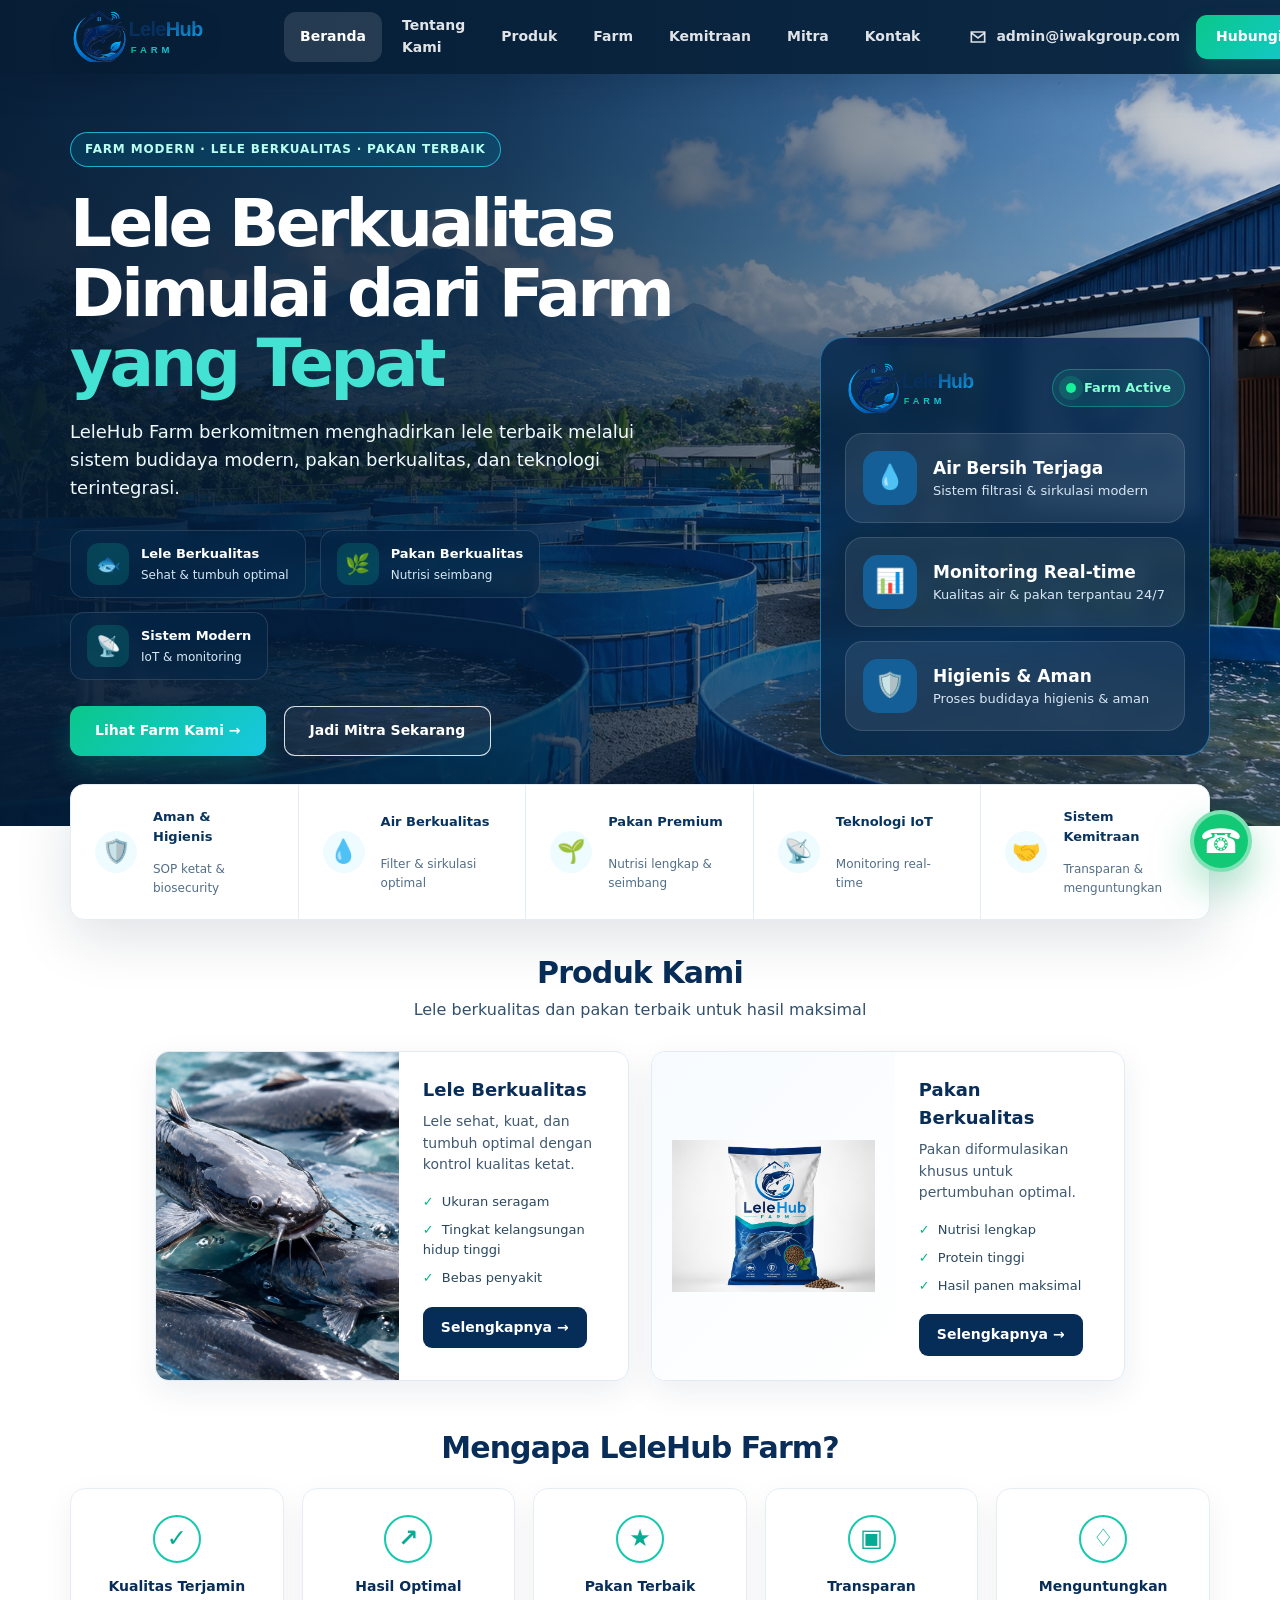
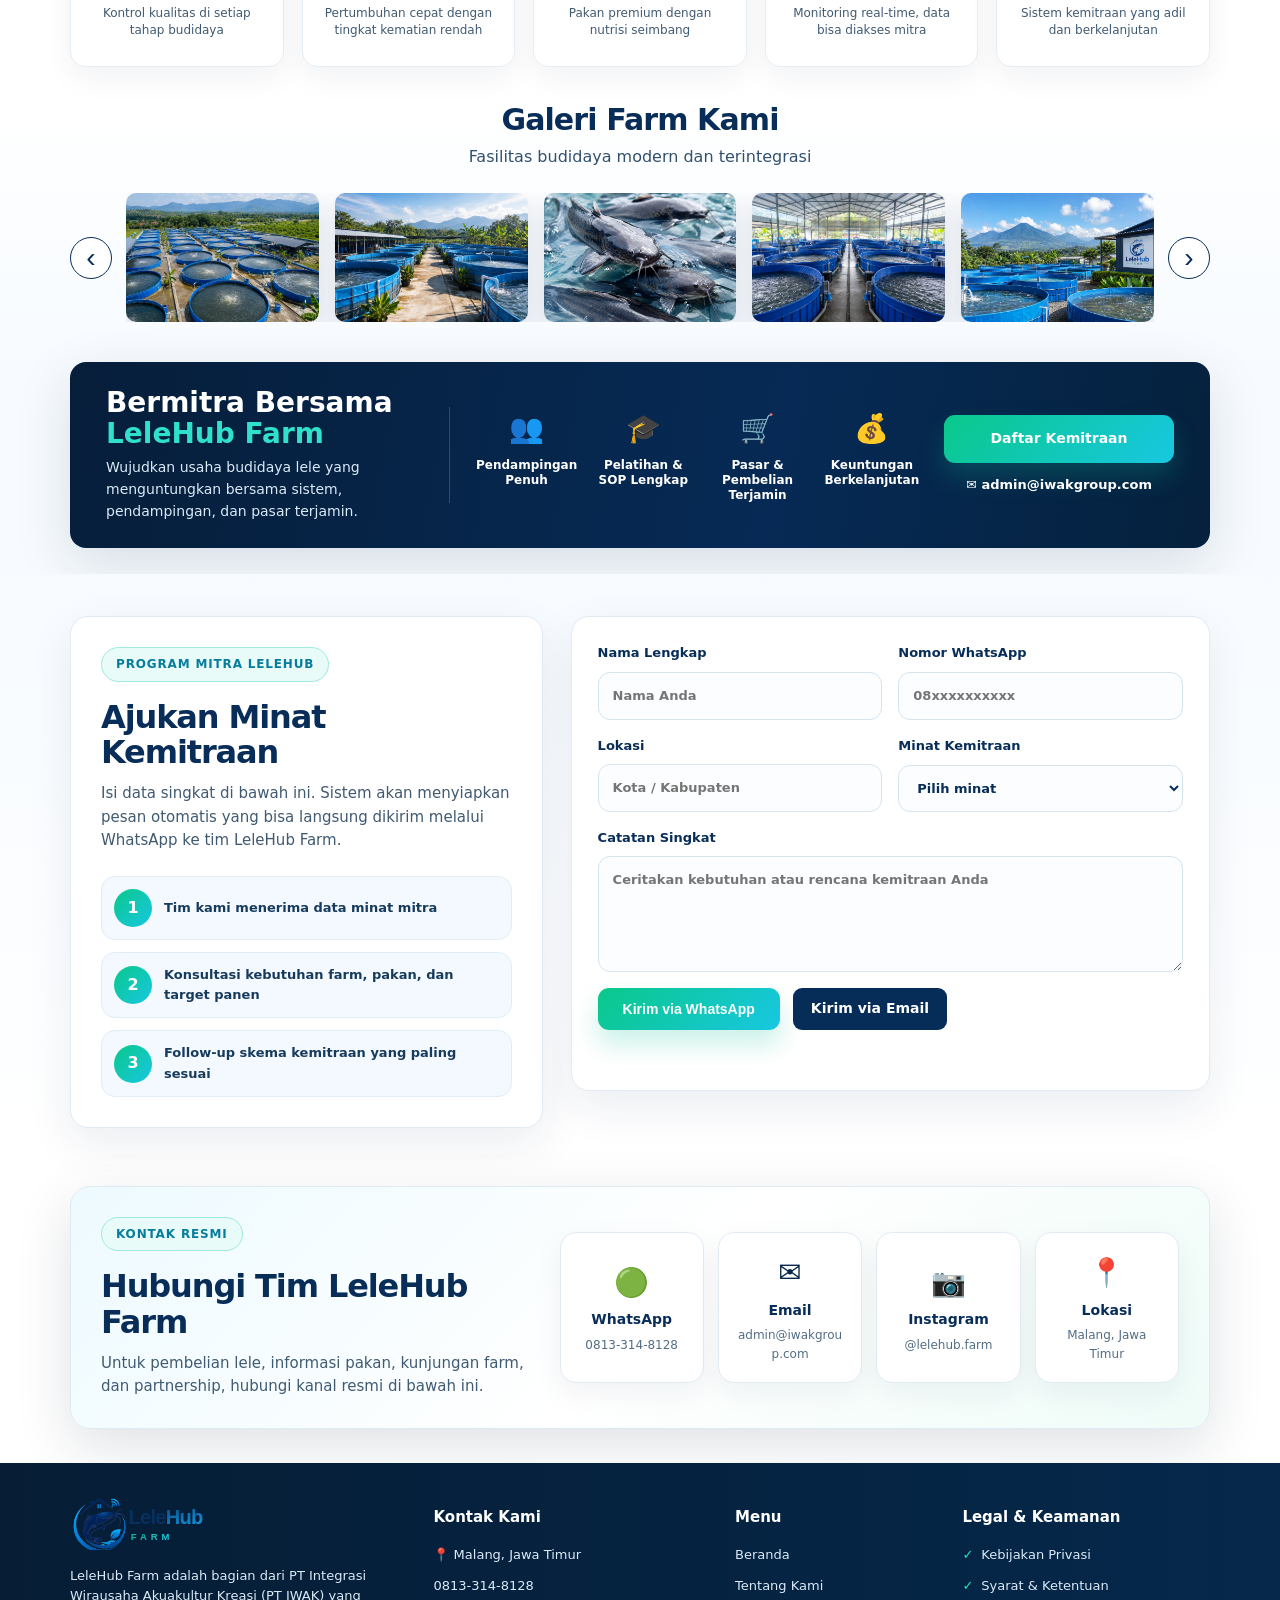
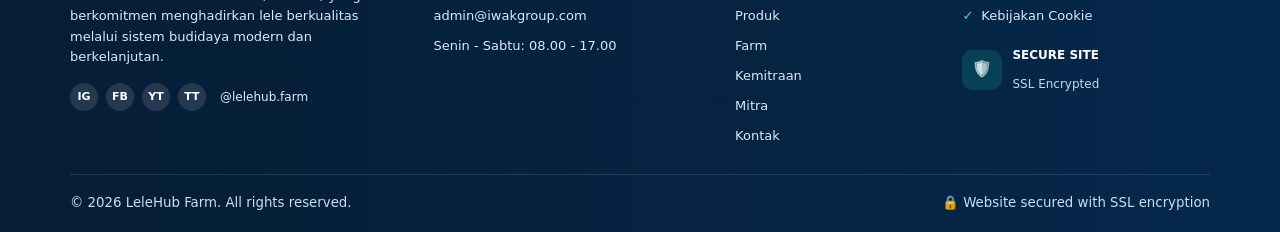
<file: index.html>
<!doctype html>
<html lang="id">
<head>
  <meta charset="utf-8">
  <meta name="viewport" content="width=device-width, initial-scale=1">
  <meta name="description" content="LeleHub Farm menyediakan lele berkualitas, pakan berkualitas, farm modern, dan sistem kemitraan akuakultur di Malang, Jawa Timur.">
  <meta name="theme-color" content="#05213d">
  <meta name="robots" content="index, follow">
  <meta http-equiv="Content-Security-Policy" content="default-src 'self'; img-src 'self' data:; script-src 'self'; style-src 'self'; base-uri 'self'; object-src 'none'; frame-ancestors 'self'; form-action 'self'; upgrade-insecure-requests">
  <title>LeleHub Farm | Lele Berkualitas, Pakan Berkualitas, Kemitraan Modern</title>
  <link rel="icon" href="assets/img/favicon.svg" type="image/svg+xml">
  <link rel="preload" href="assets/img/hero-bg.jpg" as="image">
  <link rel="stylesheet" href="assets/css/styles.css">
</head>
<body>
  <a class="skip-link" href="#main">Lewati ke konten utama</a>

  <header class="header" id="top">
    <div class="container nav-wrap">
      <a class="brand" href="#home" aria-label="Beranda LeleHub Farm">
        <img src="assets/img/lelehub-logo.svg" alt="LeleHub Farm">
      </a>

      <button class="menu-toggle" id="menuToggle" type="button" aria-controls="navMenu" aria-expanded="false" aria-label="Buka menu navigasi">
        <span></span><span></span><span></span>
      </button>

      <nav class="nav" id="navMenu" aria-label="Menu utama">
        <a class="nav-link active" href="#home">Beranda</a>
        <a class="nav-link" href="#about">Tentang Kami</a>
        <a class="nav-link" href="#products">Produk</a>
        <a class="nav-link" href="#farm">Farm</a>
        <a class="nav-link" href="#kemitraan">Kemitraan</a>
        <a class="nav-link" href="#mitra">Mitra</a>
        <a class="nav-link" href="#kontak">Kontak</a>
      </nav>

      <div class="nav-cta">
        <a class="mail-link" href="mailto:admin@iwakgroup.com?subject=Informasi%20LeleHub%20Farm">
          <svg viewBox="0 0 24 24" aria-hidden="true"><path d="M4 6h16v12H4z"></path><path d="m4 7 8 6 8-6"></path></svg>
          <span>admin@iwakgroup.com</span>
        </a>
        <a class="btn btn-primary btn-sm" href="https://wa.me/628133148128?text=Halo%20LeleHub%20Farm%2C%20saya%20ingin%20bertanya%20tentang%20lele%2C%20pakan%2C%20atau%20kemitraan." target="_blank" rel="noopener noreferrer">Hubungi Kami</a>
      </div>
    </div>
  </header>

  <main id="main">
    <section class="hero" id="home">
      <div class="hero-overlay"></div>
      <div class="container hero-grid">
        <div class="hero-copy">
          <span class="eyebrow">Farm Modern · Lele Berkualitas · Pakan Terbaik</span>
          <h1>Lele Berkualitas Dimulai dari Farm <strong>yang Tepat</strong></h1>
          <p>LeleHub Farm berkomitmen menghadirkan lele terbaik melalui sistem budidaya modern, pakan berkualitas, dan teknologi terintegrasi.</p>
          <div class="mini-features" aria-label="Keunggulan utama">
            <div class="mini-item"><span>🐟</span><b>Lele Berkualitas</b><small>Sehat & tumbuh optimal</small></div>
            <div class="mini-item"><span>🌿</span><b>Pakan Berkualitas</b><small>Nutrisi seimbang</small></div>
            <div class="mini-item"><span>📡</span><b>Sistem Modern</b><small>IoT & monitoring</small></div>
          </div>
          <div class="hero-actions">
            <a class="btn btn-primary" href="#farm">Lihat Farm Kami →</a>
            <a class="btn btn-ghost" href="#mitra">Jadi Mitra Sekarang</a>
          </div>
        </div>

        <aside class="hero-card" aria-label="Ringkasan farm">
          <div class="farm-badge">
            <img src="assets/img/lelehub-logo.svg" alt="LeleHub Farm">
            <span><i></i> Farm Active</span>
          </div>
          <div class="hero-card-item"><span>💧</span><div><b>Air Bersih Terjaga</b><small>Sistem filtrasi & sirkulasi modern</small></div></div>
          <div class="hero-card-item"><span>📊</span><div><b>Monitoring Real-time</b><small>Kualitas air & pakan terpantau 24/7</small></div></div>
          <div class="hero-card-item"><span>🛡️</span><div><b>Higienis & Aman</b><small>Proses budidaya higienis & aman</small></div></div>
        </aside>
      </div>
    </section>

    <section class="trust" aria-label="Nilai utama LeleHub Farm">
      <div class="container trust-inner">
        <div><span>🛡️</span><b>Aman & Higienis</b><small>SOP ketat & biosecurity</small></div>
        <div><span>💧</span><b>Air Berkualitas</b><small>Filter & sirkulasi optimal</small></div>
        <div><span>🌱</span><b>Pakan Premium</b><small>Nutrisi lengkap & seimbang</small></div>
        <div><span>📡</span><b>Teknologi IoT</b><small>Monitoring real-time</small></div>
        <div><span>🤝</span><b>Sistem Kemitraan</b><small>Transparan & menguntungkan</small></div>
      </div>
    </section>

    <section class="section" id="products">
      <div class="container">
        <div class="section-head center">
          <h2>Produk Kami</h2>
          <p>Lele berkualitas dan pakan terbaik untuk hasil maksimal</p>
        </div>
        <div class="product-grid">
          <article class="product-card image-left">
            <img src="assets/img/product-lele.jpg" alt="Lele berkualitas hasil budidaya LeleHub Farm" loading="lazy">
            <div class="product-copy">
              <h3>Lele Berkualitas</h3>
              <p>Lele sehat, kuat, dan tumbuh optimal dengan kontrol kualitas ketat.</p>
              <ul>
                <li>Ukuran seragam</li>
                <li>Tingkat kelangsungan hidup tinggi</li>
                <li>Bebas penyakit</li>
              </ul>
              <a class="btn btn-dark" href="mailto:admin@iwakgroup.com?subject=Informasi%20Lele%20Berkualitas">Selengkapnya →</a>
            </div>
          </article>
          <article class="product-card image-left">
            <img src="assets/img/product-feed.png" alt="Pakan berkualitas untuk lele" loading="lazy">
            <div class="product-copy">
              <h3>Pakan Berkualitas</h3>
              <p>Pakan diformulasikan khusus untuk pertumbuhan optimal.</p>
              <ul>
                <li>Nutrisi lengkap</li>
                <li>Protein tinggi</li>
                <li>Hasil panen maksimal</li>
              </ul>
              <a class="btn btn-dark" href="mailto:admin@iwakgroup.com?subject=Informasi%20Pakan%20Berkualitas">Selengkapnya →</a>
            </div>
          </article>
        </div>
      </div>
    </section>

    <section class="section why" id="about">
      <div class="container">
        <div class="section-head center">
          <h2>Mengapa LeleHub Farm?</h2>
        </div>
        <div class="why-grid">
          <article><span>✓</span><h3>Kualitas Terjamin</h3><p>Kontrol kualitas di setiap tahap budidaya</p></article>
          <article><span>↗</span><h3>Hasil Optimal</h3><p>Pertumbuhan cepat dengan tingkat kematian rendah</p></article>
          <article><span>★</span><h3>Pakan Terbaik</h3><p>Pakan premium dengan nutrisi seimbang</p></article>
          <article><span>▣</span><h3>Transparan</h3><p>Monitoring real-time, data bisa diakses mitra</p></article>
          <article><span>♢</span><h3>Menguntungkan</h3><p>Sistem kemitraan yang adil dan berkelanjutan</p></article>
        </div>
      </div>
    </section>

    <section class="section gallery-section" id="farm">
      <div class="container" id="gallery">
        <div class="section-head center">
          <h2>Galeri Farm Kami</h2>
          <p>Fasilitas budidaya modern dan terintegrasi</p>
        </div>
        <div class="gallery-wrap">
          <button class="gallery-arrow" type="button" aria-label="Geser galeri ke kiri" data-scroll="left">‹</button>
          <div class="gallery" id="galleryRow">
            <button class="gallery-item" type="button" data-img="assets/img/gallery-ponds.jpg" aria-label="Lihat foto kolam budidaya"><img src="assets/img/gallery-ponds.jpg" alt="Kolam budidaya lele" loading="lazy"></button>
            <button class="gallery-item" type="button" data-img="assets/img/gallery-path.jpg" aria-label="Lihat foto area farm"><img src="assets/img/gallery-path.jpg" alt="Area farm LeleHub" loading="lazy"></button>
            <button class="gallery-item" type="button" data-img="assets/img/gallery-fish.jpg" aria-label="Lihat foto lele"><img src="assets/img/gallery-fish.jpg" alt="Lele hasil budidaya" loading="lazy"></button>
            <button class="gallery-item" type="button" data-img="assets/img/gallery-tanks.jpg" aria-label="Lihat foto fasilitas farm"><img src="assets/img/gallery-tanks.jpg" alt="Fasilitas budidaya dan filtrasi" loading="lazy"></button>
            <button class="gallery-item" type="button" data-img="assets/img/gallery-mountain.jpg" aria-label="Lihat foto farm berlatar pegunungan"><img src="assets/img/gallery-mountain.jpg" alt="Farm dengan latar pegunungan" loading="lazy"></button>
          </div>
          <button class="gallery-arrow" type="button" aria-label="Geser galeri ke kanan" data-scroll="right">›</button>
        </div>
      </div>
    </section>

    <section class="partnership" id="kemitraan">
      <div class="container partner-card">
        <div class="partner-copy">
          <h2>Bermitra Bersama <strong>LeleHub Farm</strong></h2>
          <p>Wujudkan usaha budidaya lele yang menguntungkan bersama sistem, pendampingan, dan pasar terjamin.</p>
        </div>
        <div class="partner-benefits" aria-label="Manfaat kemitraan">
          <div><span>👥</span><b>Pendampingan Penuh</b></div>
          <div><span>🎓</span><b>Pelatihan & SOP Lengkap</b></div>
          <div><span>🛒</span><b>Pasar & Pembelian Terjamin</b></div>
          <div><span>💰</span><b>Keuntungan Berkelanjutan</b></div>
        </div>
        <div class="partner-actions">
          <a class="btn btn-primary" href="#mitra">Daftar Kemitraan</a>
          <a class="email-plain" href="mailto:admin@iwakgroup.com?subject=Kemitraan%20LeleHub%20Farm">✉ admin@iwakgroup.com</a>
        </div>
      </div>
    </section>


    <section class="section partner-form-section" id="mitra">
      <div class="container partner-form-grid">
        <div class="form-intro">
          <span class="eyebrow dark">Program Mitra LeleHub</span>
          <h2>Ajukan Minat Kemitraan</h2>
          <p>Isi data singkat di bawah ini. Sistem akan menyiapkan pesan otomatis yang bisa langsung dikirim melalui WhatsApp ke tim LeleHub Farm.</p>
          <div class="form-points">
            <div><b>1</b><span>Tim kami menerima data minat mitra</span></div>
            <div><b>2</b><span>Konsultasi kebutuhan farm, pakan, dan target panen</span></div>
            <div><b>3</b><span>Follow-up skema kemitraan yang paling sesuai</span></div>
          </div>
        </div>

        <form class="partner-form" id="partnerForm" autocomplete="on">
          <div class="field-row">
            <label>Nama Lengkap
              <input type="text" name="nama" placeholder="Nama Anda" required maxlength="80">
            </label>
            <label>Nomor WhatsApp
              <input type="tel" name="wa" placeholder="08xxxxxxxxxx" required maxlength="24">
            </label>
          </div>
          <div class="field-row">
            <label>Lokasi
              <input type="text" name="lokasi" placeholder="Kota / Kabupaten" required maxlength="80">
            </label>
            <label>Minat Kemitraan
              <select name="minat" required>
                <option value="">Pilih minat</option>
                <option>Budidaya Lele</option>
                <option>Supplier / Pembelian Lele</option>
                <option>Pakan Lele</option>
                <option>Kolaborasi Farm</option>
                <option>Lainnya</option>
              </select>
            </label>
          </div>
          <label>Catatan Singkat
            <textarea name="pesan" placeholder="Ceritakan kebutuhan atau rencana kemitraan Anda" maxlength="600"></textarea>
          </label>
          <div class="form-actions">
            <button class="btn btn-primary" type="submit">Kirim via WhatsApp</button>
            <a class="btn btn-dark" id="partnerEmailLink" href="mailto:admin@iwakgroup.com?subject=Minat%20Kemitraan%20LeleHub%20Farm">Kirim via Email</a>
          </div>
          <p class="form-status" id="formStatus" role="status" aria-live="polite"></p>
        </form>
      </div>
    </section>

    <section class="contact-section" id="kontak">
      <div class="container contact-card">
        <div>
          <span class="eyebrow dark">Kontak Resmi</span>
          <h2>Hubungi Tim LeleHub Farm</h2>
          <p>Untuk pembelian lele, informasi pakan, kunjungan farm, dan partnership, hubungi kanal resmi di bawah ini.</p>
        </div>
        <div class="contact-actions">
          <a class="contact-tile" href="https://wa.me/628133148128?text=Halo%20LeleHub%20Farm%2C%20saya%20ingin%20bertanya%20tentang%20produk%20atau%20kemitraan." target="_blank" rel="noopener noreferrer">
            <span>🟢</span><b>WhatsApp</b><small>0813-314-8128</small>
          </a>
          <a class="contact-tile" href="mailto:admin@iwakgroup.com?subject=Kontak%20LeleHub%20Farm">
            <span>✉️</span><b>Email</b><small>admin@iwakgroup.com</small>
          </a>
          <a class="contact-tile" href="https://www.instagram.com/lelehub.farm" target="_blank" rel="noopener noreferrer">
            <span>📷</span><b>Instagram</b><small>@lelehub.farm</small>
          </a>
          <a class="contact-tile" href="https://www.google.com/maps/search/?api=1&query=Malang%20Jawa%20Timur" target="_blank" rel="noopener noreferrer">
            <span>📍</span><b>Lokasi</b><small>Malang, Jawa Timur</small>
          </a>
        </div>
      </div>
    </section>

  </main>

  <footer class="footer">
    <div class="container footer-grid">
      <div>
        <img class="footer-logo" src="assets/img/lelehub-logo.svg" alt="LeleHub Farm">
        <p>LeleHub Farm adalah bagian dari PT Integrasi Wirausaha Akuakultur Kreasi (PT IWAK) yang berkomitmen menghadirkan lele berkualitas melalui sistem budidaya modern dan berkelanjutan.</p>
        <div class="socials" aria-label="Media sosial LeleHub Farm">
          <a href="https://www.instagram.com/lelehub.farm" target="_blank" rel="noopener noreferrer" aria-label="Instagram LeleHub Farm">IG</a>
          <a href="https://www.facebook.com/lelehub.farm" target="_blank" rel="noopener noreferrer" aria-label="Facebook LeleHub Farm">FB</a>
          <a href="https://www.youtube.com/@lelehubfarm" target="_blank" rel="noopener noreferrer" aria-label="YouTube LeleHub Farm">YT</a>
          <a href="https://www.tiktok.com/@lelehub.farm" target="_blank" rel="noopener noreferrer" aria-label="TikTok LeleHub Farm">TT</a>
          <span>@lelehub.farm</span>
        </div>
      </div>
      <div>
        <h3>Kontak Kami</h3>
        <ul class="footer-list">
          <li>📍 Malang, Jawa Timur</li>
          <li><a href="https://wa.me/628133148128?text=Halo%20LeleHub%20Farm%2C%20saya%20ingin%20menghubungi%20tim%20Anda." target="_blank" rel="noopener noreferrer">0813-314-8128</a></li>
          <li><a href="mailto:admin@iwakgroup.com?subject=Kontak%20LeleHub%20Farm">admin@iwakgroup.com</a></li>
          <li>Senin - Sabtu: 08.00 - 17.00</li>
        </ul>
      </div>
      <div>
        <h3>Menu</h3>
        <ul class="footer-list">
          <li><a href="#home">Beranda</a></li>
          <li><a href="#about">Tentang Kami</a></li>
          <li><a href="#products">Produk</a></li>
          <li><a href="#farm">Farm</a></li>
          <li><a href="#kemitraan">Kemitraan</a></li>
          <li><a href="#mitra">Mitra</a></li>
          <li><a href="#kontak">Kontak</a></li>
        </ul>
      </div>
      <div>
        <h3>Legal & Keamanan</h3>
        <ul class="footer-list check-list">
          <li><a href="privacy.html">Kebijakan Privasi</a></li>
          <li><a href="terms.html">Syarat & Ketentuan</a></li>
          <li><a href="security.html">Kebijakan Cookie</a></li>
        </ul>
        <div class="secure-badge"><span>🛡️</span><b>SECURE SITE</b><small>SSL Encrypted</small></div>
      </div>
    </div>
    <div class="container footer-bottom">
      <small>© 2026 LeleHub Farm. All rights reserved.</small>
      <small>🔒 Website secured with SSL encryption</small>
    </div>
  </footer>

  <a class="wa-float" href="https://wa.me/628133148128?text=Halo%20LeleHub%20Farm%2C%20saya%20ingin%20bertanya%20tentang%20produk%20atau%20kemitraan." target="_blank" rel="noopener noreferrer" aria-label="Chat WhatsApp LeleHub Farm">☎</a>

  <div class="lightbox" id="lightbox" aria-hidden="true">
    <button class="lightbox-close" type="button" aria-label="Tutup galeri">×</button>
    <img src="assets/img/gallery-ponds.jpg" alt="Preview galeri farm" id="lightboxImg">
  </div>

  <script src="assets/js/main.js" defer></script>
</body>
</html>
</file>
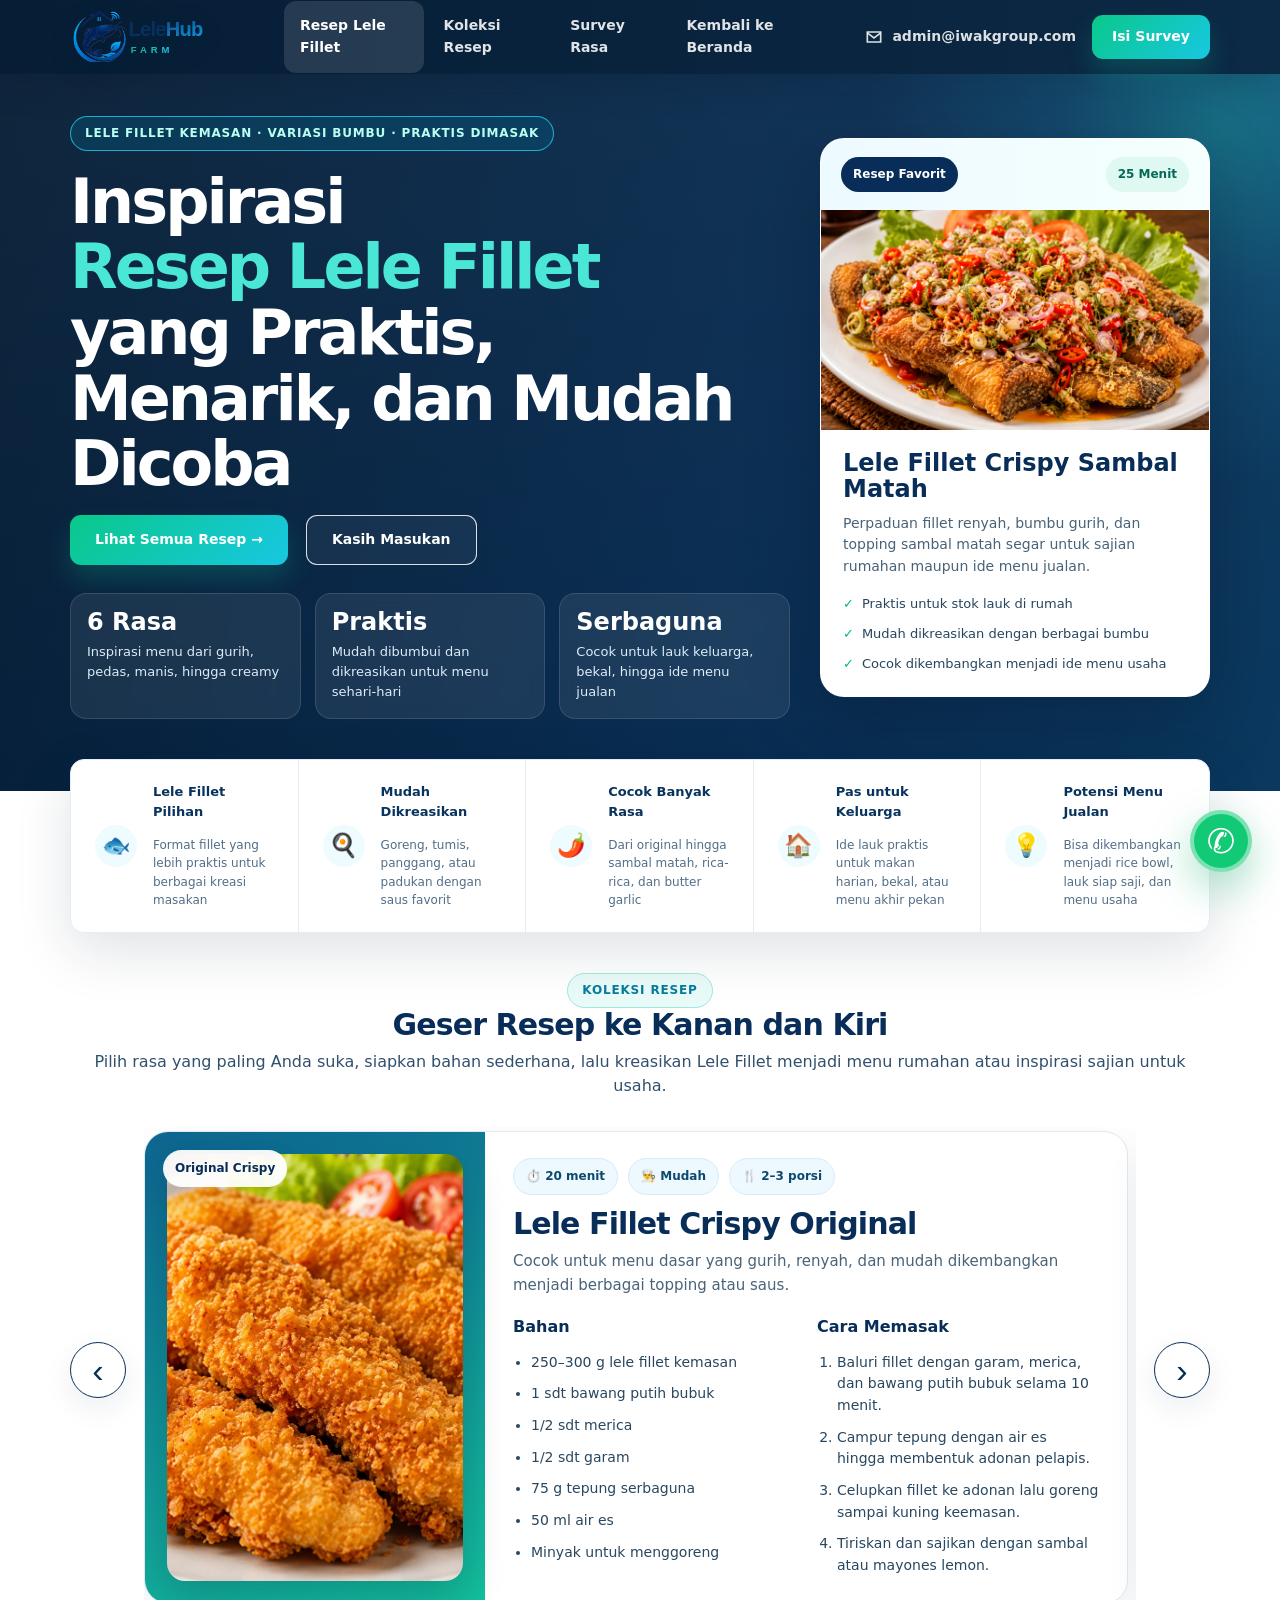
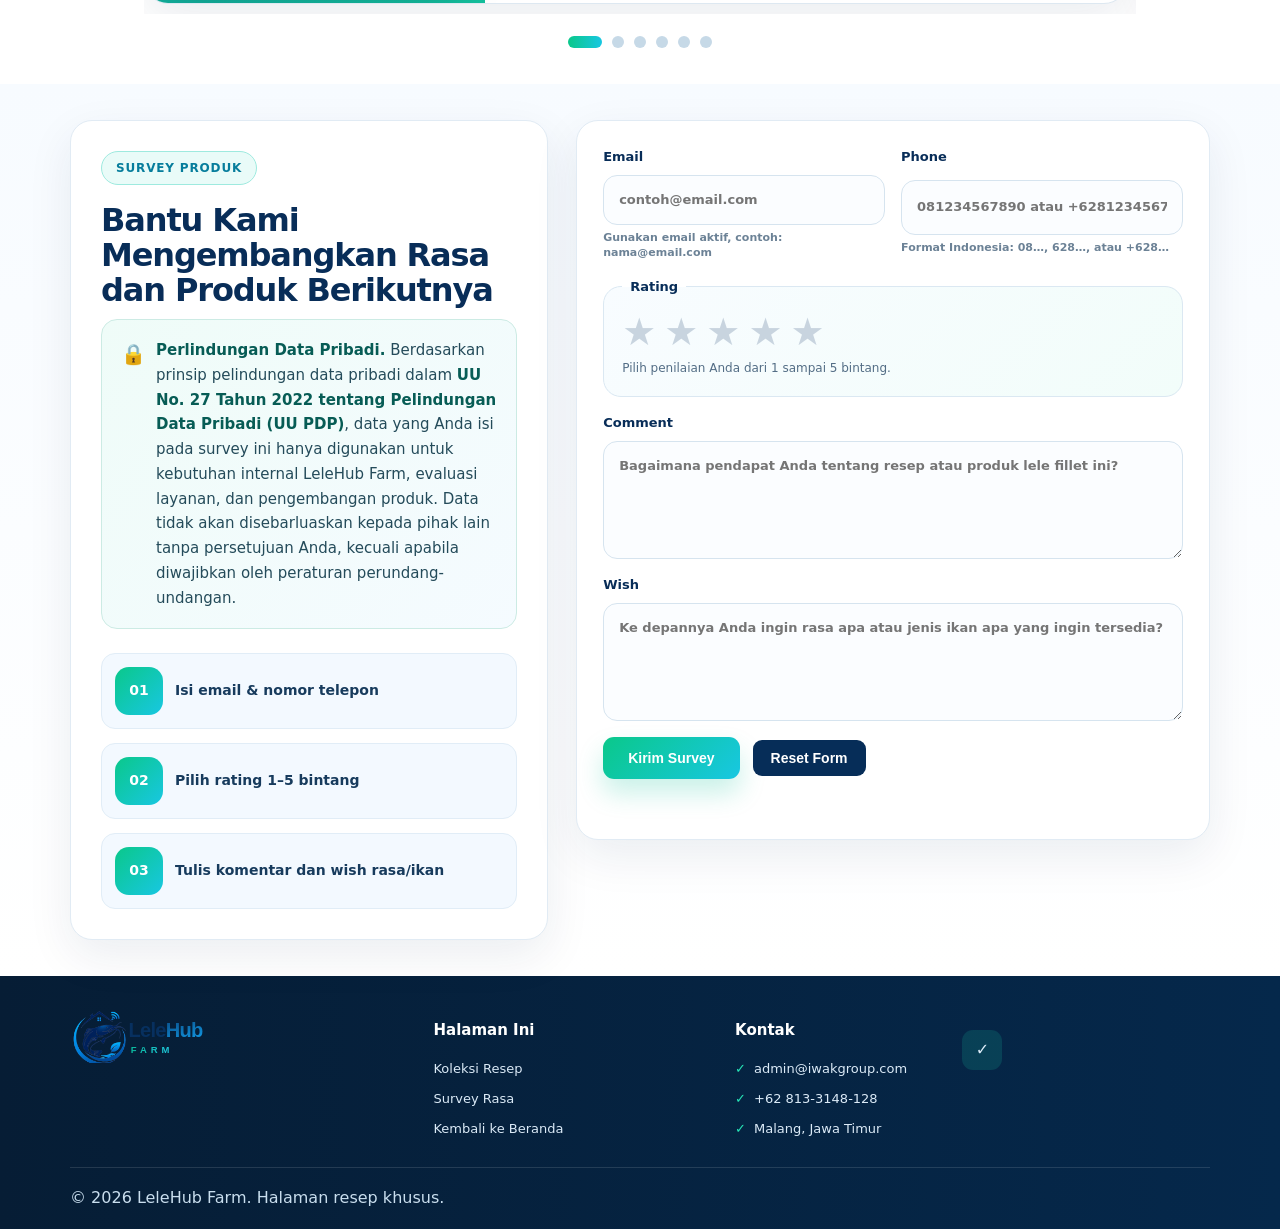
<file: crm.html>
<!doctype html>
<html lang="id">
<head>
  <meta charset="utf-8">
  <meta name="viewport" content="width=device-width, initial-scale=1">
  <meta name="description" content="Inspirasi resep membumbui dan memasak ikan lele fillet kemasan LeleHub Farm. Dilengkapi survey rasa dan produk yang diinginkan pelanggan.">
  <meta name="theme-color" content="#05213d">
  <meta name="robots" content="noindex, nofollow">
  <title>Inspirasi Resep Lele Fillet | LeleHub Farm</title>
  <link rel="icon" href="assets/img/favicon.png" type="image/png">
  <link rel="preload" href="assets/img/recipes/lele-sambal-matah-uhd.png" as="image">
  <link rel="stylesheet" href="assets/css/styles.css">
  <link rel="stylesheet" href="assets/css/resep-lele-fillet.css">
</head>
<body class="recipe-page-body">
  <a class="skip-link" href="#main">Lewati ke konten utama</a>

  <header class="header" id="top">
    <div class="container nav-wrap">
      <a class="brand" href="index.html" aria-label="Kembali ke Beranda LeleHub Farm">
        <img src="assets/img/lelehub-logo.svg" alt="LeleHub Farm">
      </a>

      <button class="menu-toggle" id="menuToggle" type="button" aria-controls="navMenu" aria-expanded="false" aria-label="Buka menu navigasi">
        <span></span><span></span><span></span>
      </button>

      <nav class="nav" id="navMenu" aria-label="Menu halaman resep">
        <a class="nav-link active" href="#hero">Resep Lele Fillet</a>
        <a class="nav-link" href="#recipes">Koleksi Resep</a>
        <a class="nav-link" href="#survey">Survey Rasa</a>
        <a class="nav-link" href="index.html">Kembali ke Beranda</a>
      </nav>

      <div class="nav-cta">
        <a class="mail-link" href="mailto:admin@iwakgroup.com?subject=Informasi%20Resep%20Lele%20Fillet%20LeleHub">
          <svg viewBox="0 0 24 24" aria-hidden="true"><path d="M4 6h16v12H4z"></path><path d="m4 7 8 6 8-6"></path></svg>
          <span>admin@iwakgroup.com</span>
        </a>
        <a class="btn btn-primary btn-sm" href="#survey">Isi Survey</a>
      </div>
    </div>
  </header>

  <main id="main">
    <section class="recipe-hero" id="hero">
      <div class="recipe-hero-overlay"></div>
      <div class="container recipe-hero-grid">
        <div class="recipe-hero-copy">
          <span class="eyebrow">Lele Fillet Kemasan · Variasi Bumbu · Praktis Dimasak</span>
          <h1>Inspirasi <strong>Resep Lele Fillet</strong> yang Praktis, Menarik, dan Mudah Dicoba</h1>
          <div class="hero-actions">
            <a class="btn btn-primary" href="#recipes">Lihat Semua Resep →</a>
            <a class="btn btn-ghost" href="#survey">Kasih Masukan</a>
          </div>

          <div class="recipe-mini-stats" aria-label="Keunggulan produk Lele Fillet">
            <div class="recipe-stat"><b>6 Rasa</b><span>Inspirasi menu dari gurih, pedas, manis, hingga creamy</span></div>
            <div class="recipe-stat"><b>Praktis</b><span>Mudah dibumbui dan dikreasikan untuk menu sehari-hari</span></div>
            <div class="recipe-stat"><b>Serbaguna</b><span>Cocok untuk lauk keluarga, bekal, hingga ide menu jualan</span></div>
          </div>
        </div>

        <aside class="recipe-spotlight-card" aria-label="Highlight resep unggulan">
          <div class="recipe-spotlight-top">
            <span class="spotlight-pill">Resep Favorit</span>
            <span class="spotlight-time">25 Menit</span>
          </div>
          <img src="assets/img/recipes/lele-sambal-matah-uhd.png" alt="Lele fillet untuk inspirasi resep" loading="lazy">
          <div class="recipe-spotlight-copy">
            <h2>Lele Fillet Crispy Sambal Matah</h2>
            <p>Perpaduan fillet renyah, bumbu gurih, dan topping sambal matah segar untuk sajian rumahan maupun ide menu jualan.</p>
            <ul>
              <li>Praktis untuk stok lauk di rumah</li>
              <li>Mudah dikreasikan dengan berbagai bumbu</li>
              <li>Cocok dikembangkan menjadi ide menu usaha</li>
            </ul>
          </div>
        </aside>
      </div>
    </section>

    <section class="trust recipe-trust" aria-label="Alasan memilih Lele Fillet LeleHub">
      <div class="container trust-inner">
        <div><span>🐟</span><b>Lele Fillet Pilihan</b><small>Format fillet yang lebih praktis untuk berbagai kreasi masakan</small></div>
        <div><span>🍳</span><b>Mudah Dikreasikan</b><small>Goreng, tumis, panggang, atau padukan dengan saus favorit</small></div>
        <div><span>🌶️</span><b>Cocok Banyak Rasa</b><small>Dari original hingga sambal matah, rica-rica, dan butter garlic</small></div>
        <div><span>🏠</span><b>Pas untuk Keluarga</b><small>Ide lauk praktis untuk makan harian, bekal, atau menu akhir pekan</small></div>
        <div><span>💡</span><b>Potensi Menu Jualan</b><small>Bisa dikembangkan menjadi rice bowl, lauk siap saji, dan menu usaha</small></div>
      </div>
    </section>

    <section class="section recipe-section" id="recipes">
      <div class="container">
        <div class="section-head center">
          <span class="eyebrow dark">Koleksi Resep</span>
          <h2>Geser Resep ke Kanan dan Kiri</h2>
          <p>Pilih rasa yang paling Anda suka, siapkan bahan sederhana, lalu kreasikan Lele Fillet menjadi menu rumahan atau inspirasi sajian untuk usaha.</p>
        </div>

        <div class="recipe-carousel-shell">
          <button class="recipe-carousel-btn prev" type="button" aria-label="Lihat resep sebelumnya" id="recipePrev">‹</button>

          <div class="recipe-carousel" id="recipeCarousel" aria-live="polite">
            <article class="recipe-slide is-active" data-index="0">
              <div class="recipe-slide-media gradient-a">
                <span class="recipe-badge">Original Crispy</span>
                <img src="assets/img/recipes/lele-crispy-original-uhd.png" alt="Inspirasi resep lele fillet crispy" loading="lazy">
              </div>
              <div class="recipe-slide-copy">
                <div class="recipe-meta"><span>⏱️ 20 menit</span><span>👨‍🍳 Mudah</span><span>🍴 2–3 porsi</span></div>
                <h3>Lele Fillet Crispy Original</h3>
                <p class="recipe-desc">Cocok untuk menu dasar yang gurih, renyah, dan mudah dikembangkan menjadi berbagai topping atau saus.</p>
                <div class="recipe-columns">
                  <div>
                    <h4>Bahan</h4>
                    <ul>
                      <li>250–300 g lele fillet kemasan</li>
                      <li>1 sdt bawang putih bubuk</li>
                      <li>1/2 sdt merica</li>
                      <li>1/2 sdt garam</li>
                      <li>75 g tepung serbaguna</li>
                      <li>50 ml air es</li>
                      <li>Minyak untuk menggoreng</li>
                    </ul>
                  </div>
                  <div>
                    <h4>Cara Memasak</h4>
                    <ol>
                      <li>Baluri fillet dengan garam, merica, dan bawang putih bubuk selama 10 menit.</li>
                      <li>Campur tepung dengan air es hingga membentuk adonan pelapis.</li>
                      <li>Celupkan fillet ke adonan lalu goreng sampai kuning keemasan.</li>
                      <li>Tiriskan dan sajikan dengan sambal atau mayones lemon.</li>
                    </ol>
                  </div>
                </div>
              </div>
            </article>

            <article class="recipe-slide" data-index="1">
              <div class="recipe-slide-media gradient-b">
                <span class="recipe-badge">Saus Asam Manis</span>
                <img src="assets/img/recipes/lele-asam-manis-uhd.png" alt="Inspirasi resep lele fillet saus asam manis" loading="lazy">
              </div>
              <div class="recipe-slide-copy">
                <div class="recipe-meta"><span>⏱️ 25 menit</span><span>👨‍🍳 Mudah</span><span>🍴 2–3 porsi</span></div>
                <h3>Lele Fillet Saus Asam Manis</h3>
                <p class="recipe-desc">Rasa segar manis-gurih yang cocok untuk keluarga dan menarik untuk produk frozen food siap masak.</p>
                <div class="recipe-columns">
                  <div>
                    <h4>Bahan</h4>
                    <ul>
                      <li>300 g lele fillet kemasan</li>
                      <li>2 sdm tepung maizena</li>
                      <li>3 sdm saus tomat</li>
                      <li>2 sdm saus sambal</li>
                      <li>1 sdm madu atau gula</li>
                      <li>1/2 bawang bombai iris</li>
                      <li>1/2 paprika potong dadu</li>
                    </ul>
                  </div>
                  <div>
                    <h4>Cara Memasak</h4>
                    <ol>
                      <li>Marinasi ringan fillet, balur maizena, lalu goreng hingga matang.</li>
                      <li>Tumis bawang bombai dan paprika sampai harum.</li>
                      <li>Masukkan saus tomat, saus sambal, madu, dan sedikit air.</li>
                      <li>Masukkan fillet goreng, aduk hingga saus melapisi seluruh bagian.</li>
                    </ol>
                  </div>
                </div>
              </div>
            </article>

            <article class="recipe-slide" data-index="2">
              <div class="recipe-slide-media gradient-c">
                <span class="recipe-badge">Sambal Matah</span>
                <img src="assets/img/recipes/lele-sambal-matah-uhd.png" alt="Inspirasi resep lele fillet sambal matah" loading="lazy">
              </div>
              <div class="recipe-slide-copy">
                <div class="recipe-meta"><span>⏱️ 25 menit</span><span>👨‍🍳 Sedang</span><span>🍴 2 porsi</span></div>
                <h3>Lele Fillet Crispy Sambal Matah</h3>
                <p class="recipe-desc">Perpaduan lele fillet renyah dan topping sambal matah yang wangi, segar, dan menggugah selera.</p>
                <div class="recipe-columns">
                  <div>
                    <h4>Bahan</h4>
                    <ul>
                      <li>250 g lele fillet goreng crispy</li>
                      <li>6 bawang merah iris tipis</li>
                      <li>2 batang serai iris halus</li>
                      <li>5 cabai rawit iris</li>
                      <li>Daun jeruk secukupnya</li>
                      <li>2 sdm minyak panas</li>
                      <li>1 sdm air jeruk nipis</li>
                    </ul>
                  </div>
                  <div>
                    <h4>Cara Memasak</h4>
                    <ol>
                      <li>Siapkan fillet goreng crispy sebagai dasar.</li>
                      <li>Campurkan bawang merah, serai, cabai, dan daun jeruk.</li>
                      <li>Siram minyak panas, beri garam ringan dan air jeruk nipis.</li>
                      <li>Taruh sambal matah di atas fillet sesaat sebelum disajikan.</li>
                    </ol>
                  </div>
                </div>
              </div>
            </article>

            <article class="recipe-slide" data-index="3">
              <div class="recipe-slide-media gradient-d">
                <span class="recipe-badge">Lada Hitam</span>
                <img src="assets/img/recipes/lele-lada-hitam-uhd.png" alt="Inspirasi resep lele fillet lada hitam" loading="lazy">
              </div>
              <div class="recipe-slide-copy">
                <div class="recipe-meta"><span>⏱️ 22 menit</span><span>👨‍🍳 Mudah</span><span>🍴 2 porsi</span></div>
                <h3>Lele Fillet Lada Hitam</h3>
                <p class="recipe-desc">Cocok untuk penggemar rasa gurih pedas dengan karakter lada hitam yang lebih premium.</p>
                <div class="recipe-columns">
                  <div>
                    <h4>Bahan</h4>
                    <ul>
                      <li>300 g lele fillet kemasan</li>
                      <li>1 sdm saus tiram</li>
                      <li>1 sdt lada hitam tumbuk</li>
                      <li>2 siung bawang putih cincang</li>
                      <li>1/2 bawang bombai</li>
                      <li>1 sdm margarin</li>
                      <li>50 ml air</li>
                    </ul>
                  </div>
                  <div>
                    <h4>Cara Memasak</h4>
                    <ol>
                      <li>Panggang atau goreng fillet hingga matang.</li>
                      <li>Tumis bawang putih dan bombai dengan margarin.</li>
                      <li>Tambahkan saus tiram, lada hitam, dan air.</li>
                      <li>Masukkan fillet, aduk cepat hingga bumbu meresap.</li>
                    </ol>
                  </div>
                </div>
              </div>
            </article>

            <article class="recipe-slide" data-index="4">
              <div class="recipe-slide-media gradient-e">
                <span class="recipe-badge">Rica-Rica</span>
                <img src="assets/img/recipes/lele-rica-rica-uhd.png" alt="Inspirasi resep lele fillet rica-rica" loading="lazy">
              </div>
              <div class="recipe-slide-copy">
                <div class="recipe-meta"><span>⏱️ 30 menit</span><span>👨‍🍳 Sedang</span><span>🍴 3 porsi</span></div>
                <h3>Lele Fillet Rica-Rica</h3>
                <p class="recipe-desc">Pedas, wangi rempah, dan cocok untuk varian rasa yang lebih berani dan khas Indonesia.</p>
                <div class="recipe-columns">
                  <div>
                    <h4>Bahan</h4>
                    <ul>
                      <li>300 g lele fillet kemasan</li>
                      <li>6 cabai merah</li>
                      <li>4 cabai rawit</li>
                      <li>3 bawang merah</li>
                      <li>2 siung bawang putih</li>
                      <li>1 batang serai dan 2 daun jeruk</li>
                      <li>Garam, gula, dan air secukupnya</li>
                    </ul>
                  </div>
                  <div>
                    <h4>Cara Memasak</h4>
                    <ol>
                      <li>Haluskan cabai, bawang merah, dan bawang putih.</li>
                      <li>Tumis bumbu bersama serai dan daun jeruk hingga harum.</li>
                      <li>Masukkan fillet dan sedikit air, lalu bumbui dengan garam-gula.</li>
                      <li>Masak hingga bumbu menyusut dan meresap ke fillet.</li>
                    </ol>
                  </div>
                </div>
              </div>
            </article>

            <article class="recipe-slide" data-index="5">
              <div class="recipe-slide-media gradient-f">
                <span class="recipe-badge">Butter Garlic</span>
                <img src="assets/img/recipes/lele-butter-garlic-uhd.png" alt="Inspirasi resep lele fillet butter garlic" loading="lazy">
              </div>
              <div class="recipe-slide-copy">
                <div class="recipe-meta"><span>⏱️ 18 menit</span><span>👨‍🍳 Mudah</span><span>🍴 2 porsi</span></div>
                <h3>Lele Fillet Butter Garlic</h3>
                <p class="recipe-desc">Varian gurih lembut yang cocok untuk anak-anak atau konsumen yang menyukai rasa ringan tetapi kaya aroma.</p>
                <div class="recipe-columns">
                  <div>
                    <h4>Bahan</h4>
                    <ul>
                      <li>250 g lele fillet kemasan</li>
                      <li>2 sdm mentega</li>
                      <li>3 siung bawang putih cincang</li>
                      <li>1 sdt parsley kering</li>
                      <li>1/2 sdt garam</li>
                      <li>1/2 sdt merica</li>
                      <li>Perasan lemon secukupnya</li>
                    </ul>
                  </div>
                  <div>
                    <h4>Cara Memasak</h4>
                    <ol>
                      <li>Pan-sear fillet dengan sedikit minyak hingga kedua sisi matang.</li>
                      <li>Lelehkan mentega, lalu tumis bawang putih hingga harum.</li>
                      <li>Tambahkan parsley, garam, merica, dan sedikit lemon.</li>
                      <li>Siramkan saus ke atas fillet dan sajikan hangat.</li>
                    </ol>
                  </div>
                </div>
              </div>
            </article>
          </div>

          <button class="recipe-carousel-btn next" type="button" aria-label="Lihat resep berikutnya" id="recipeNext">›</button>
        </div>

        <div class="recipe-dots" id="recipeDots" aria-label="Pilih resep"></div>
      </div>
    </section>

    <section class="section survey-section" id="survey">
      <div class="container survey-grid">
        <div class="survey-intro">
          <span class="eyebrow dark">Survey Produk</span>
          <h2>Bantu Kami Mengembangkan Rasa dan Produk Berikutnya</h2>
          <p class="survey-disclosure"><strong>Perlindungan Data Pribadi.</strong> Berdasarkan prinsip pelindungan data pribadi dalam <strong>UU No. 27 Tahun 2022 tentang Pelindungan Data Pribadi (UU PDP)</strong>, data yang Anda isi pada survey ini hanya digunakan untuk kebutuhan internal LeleHub Farm, evaluasi layanan, dan pengembangan produk. Data tidak akan disebarluaskan kepada pihak lain tanpa persetujuan Anda, kecuali apabila diwajibkan oleh peraturan perundang-undangan.</p>
          <div class="survey-benefits">
            <div><b>01</b><span>Isi email & nomor telepon</span></div>
            <div><b>02</b><span>Pilih rating 1–5 bintang</span></div>
            <div><b>03</b><span>Tulis komentar dan wish rasa/ikan</span></div>
          </div>
        </div>

        <div class="survey-card">
          <form class="survey-form" id="surveyForm" novalidate>
            <div class="survey-hp" aria-hidden="true">
              <label>Website<input type="text" name="website" tabindex="-1" autocomplete="off"></label>
            </div>
            <div class="field-row">
              <label>
                <span>Email</span>
                <input type="email" id="surveyEmail" name="email" placeholder="contoh@email.com" autocomplete="email" maxlength="254" aria-describedby="emailHelp emailError" required>
                <small class="field-help" id="emailHelp">Gunakan email aktif, contoh: nama@email.com</small>
                <small class="field-error" id="emailError" aria-live="polite"></small>
              </label>
              <label>
                <span>Phone</span>
                <input type="tel" id="surveyPhone" name="phone" placeholder="081234567890 atau +6281234567890" autocomplete="tel" inputmode="tel" maxlength="20" aria-describedby="phoneHelp phoneError" required>
                <small class="field-help" id="phoneHelp">Format Indonesia: 08…, 628…, atau +628…</small>
                <small class="field-error" id="phoneError" aria-live="polite"></small>
              </label>
            </div>

            <fieldset class="rating-fieldset">
              <legend>Rating</legend>
              <div class="star-rating" role="radiogroup" aria-label="Rating bintang 1 sampai 5">
                <input type="radio" id="star5" name="rating" value="5" required>
                <label for="star5" title="5 bintang">★</label>
                <input type="radio" id="star4" name="rating" value="4">
                <label for="star4" title="4 bintang">★</label>
                <input type="radio" id="star3" name="rating" value="3">
                <label for="star3" title="3 bintang">★</label>
                <input type="radio" id="star2" name="rating" value="2">
                <label for="star2" title="2 bintang">★</label>
                <input type="radio" id="star1" name="rating" value="1">
                <label for="star1" title="1 bintang">★</label>
              </div>
              <small class="rating-help" id="ratingText">Pilih penilaian Anda dari 1 sampai 5 bintang.</small>
            </fieldset>

            <label>
              <span>Comment</span>
              <textarea name="comment" placeholder="Bagaimana pendapat Anda tentang resep atau produk lele fillet ini?" required></textarea>
            </label>

            <label>
              <span>Wish</span>
              <textarea name="wish" placeholder="Ke depannya Anda ingin rasa apa atau jenis ikan apa yang ingin tersedia?" required></textarea>
            </label>

            <div class="form-actions survey-actions">
              <button class="btn btn-primary" type="submit">Kirim Survey</button>
              <button class="btn btn-dark" type="reset">Reset Form</button>
            </div>
            <p class="form-status survey-status" id="surveyStatus" aria-live="polite"></p>
          </form>
        </div>
      </div>
    </section>
  </main>

  <footer class="footer">
    <div class="container footer-grid">
      <div>
        <img class="footer-logo" src="assets/img/lelehub-logo.svg" alt="LeleHub Farm">
        <p></p>
      </div>
      <div>
        <h3>Halaman Ini</h3>
        <ul class="footer-list">
          <li><a href="#recipes">Koleksi Resep</a></li>
          <li><a href="#survey">Survey Rasa</a></li>
          <li><a href="index.html">Kembali ke Beranda</a></li>
        </ul>
      </div>
      <div>
        <h3>Kontak</h3>
        <ul class="footer-list check-list">
          <li>admin@iwakgroup.com</li>
          <li>+62 813-3148-128</li>
          <li>Malang, Jawa Timur</li>
        </ul>
      </div>
      <div>
        <h3></h3>
        <div class="secure-badge">
          <span>✓</span>
          <b></b>
          <small></small>
        </div>
      </div>
    </div>
    <div class="container footer-bottom">
      <span>© 2026 LeleHub Farm. Halaman resep khusus.</span>
      <span></span>
    </div>
  </footer>

  <a class="wa-float" href="https://wa.me/628133148128?text=Halo%20LeleHub%2C%20saya%20ingin%20bertanya%20tentang%20resep%20lele%20fillet." target="_blank" rel="noopener noreferrer" aria-label="Hubungi LeleHub Farm melalui WhatsApp">✆</a>

  <script src="assets/js/main-v2.js?v=20260904-2"></script>
  <script src="assets/js/resep-lele-fillet-v4.js?v=20260904-3"></script>
</body>
</html>
</file>
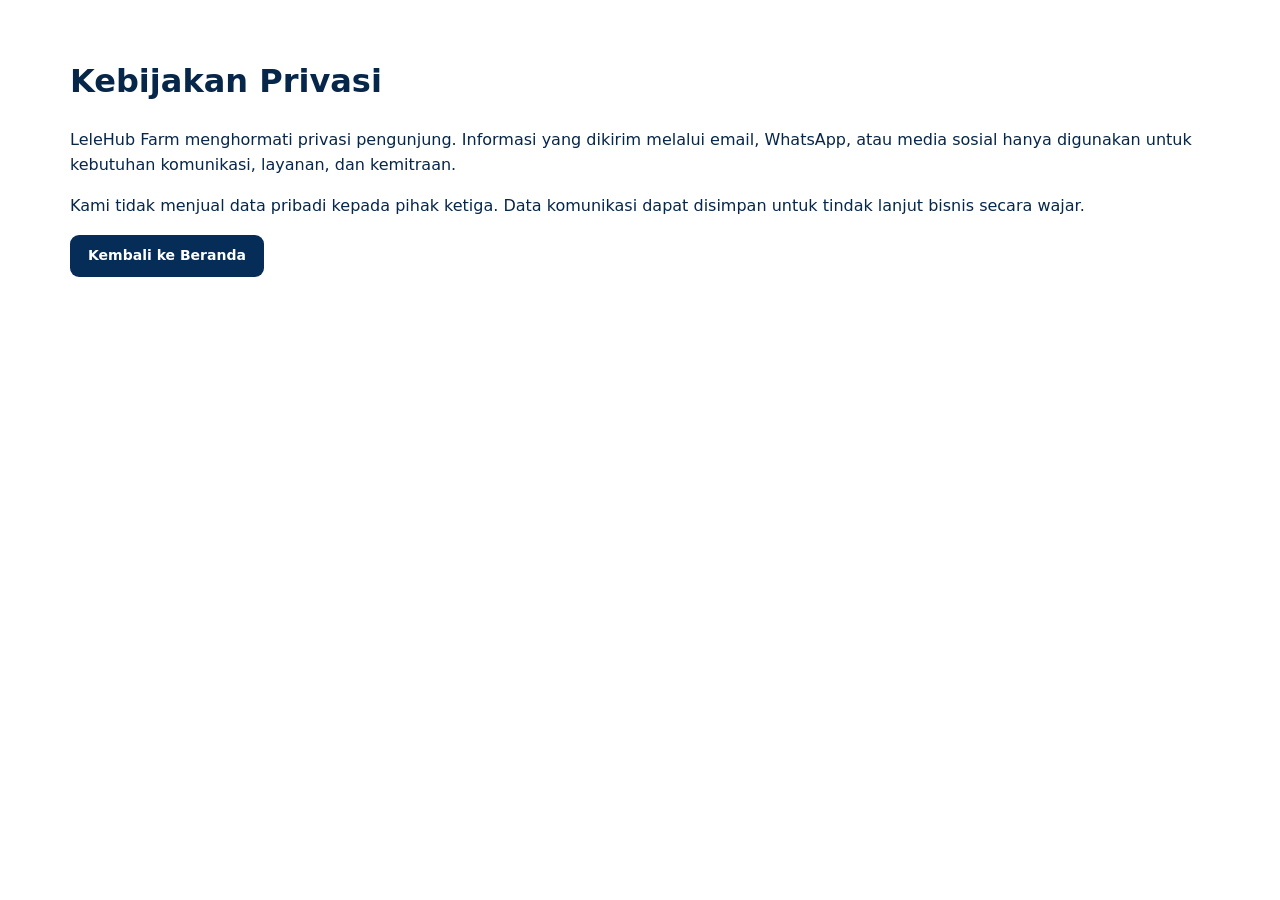
<file: privacy.html>
<!doctype html><html lang="id"><head><meta charset="utf-8"><meta name="viewport" content="width=device-width, initial-scale=1"><title>Kebijakan Privasi | LeleHub Farm</title><link rel="stylesheet" href="assets/css/styles.css"></head><body><main class="section"><div class="container"><h1>Kebijakan Privasi</h1><p>LeleHub Farm menghormati privasi pengunjung. Informasi yang dikirim melalui email, WhatsApp, atau media sosial hanya digunakan untuk kebutuhan komunikasi, layanan, dan kemitraan.</p><p>Kami tidak menjual data pribadi kepada pihak ketiga. Data komunikasi dapat disimpan untuk tindak lanjut bisnis secara wajar.</p><p><a class="btn btn-dark" href="index.html">Kembali ke Beranda</a></p></div></main></body></html>
</file>
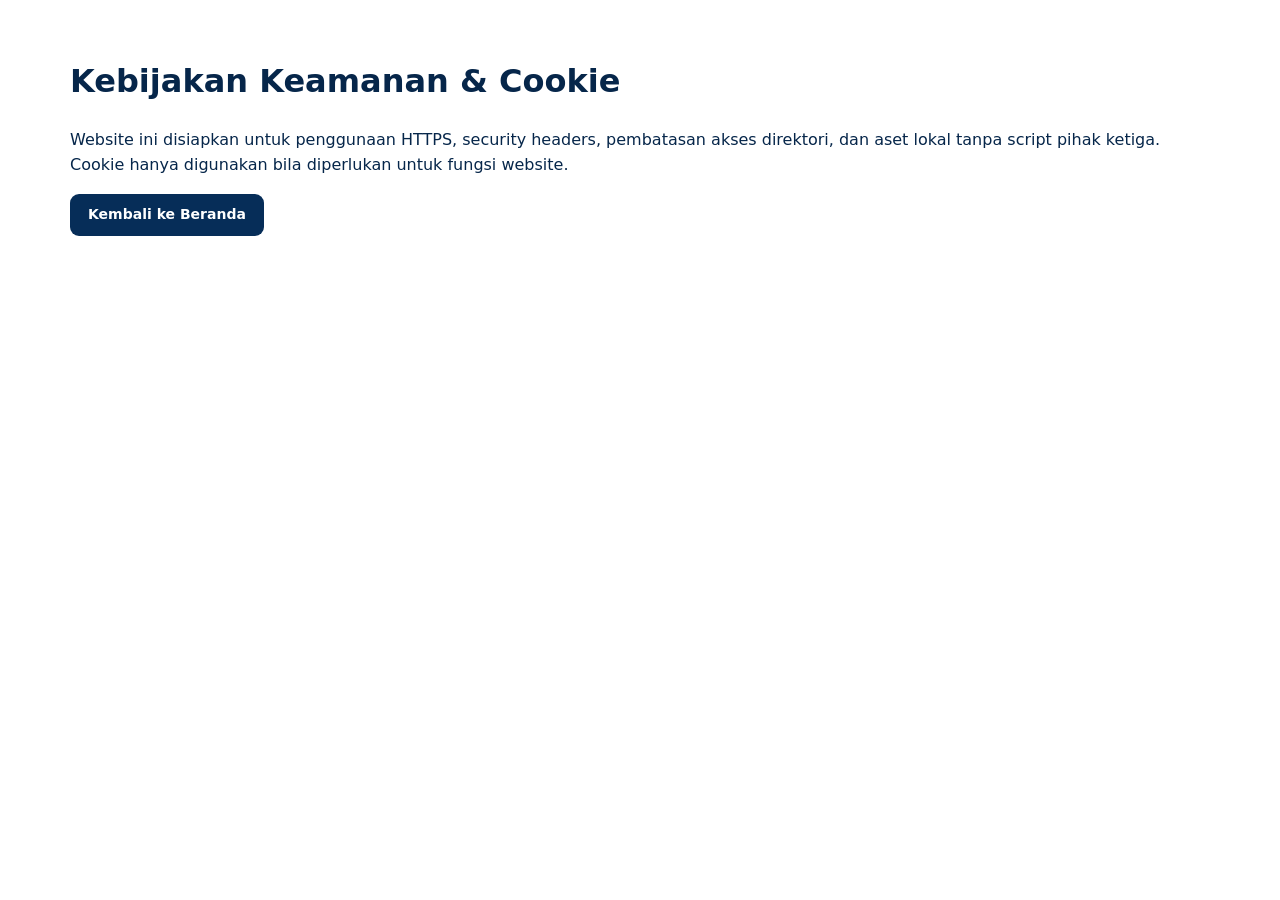
<file: security.html>
<!doctype html><html lang="id"><head><meta charset="utf-8"><meta name="viewport" content="width=device-width, initial-scale=1"><title>Keamanan Website | LeleHub Farm</title><link rel="stylesheet" href="assets/css/styles.css"></head><body><main class="section"><div class="container"><h1>Kebijakan Keamanan & Cookie</h1><p>Website ini disiapkan untuk penggunaan HTTPS, security headers, pembatasan akses direktori, dan aset lokal tanpa script pihak ketiga. Cookie hanya digunakan bila diperlukan untuk fungsi website.</p><p><a class="btn btn-dark" href="index.html">Kembali ke Beranda</a></p></div></main></body></html>
</file>
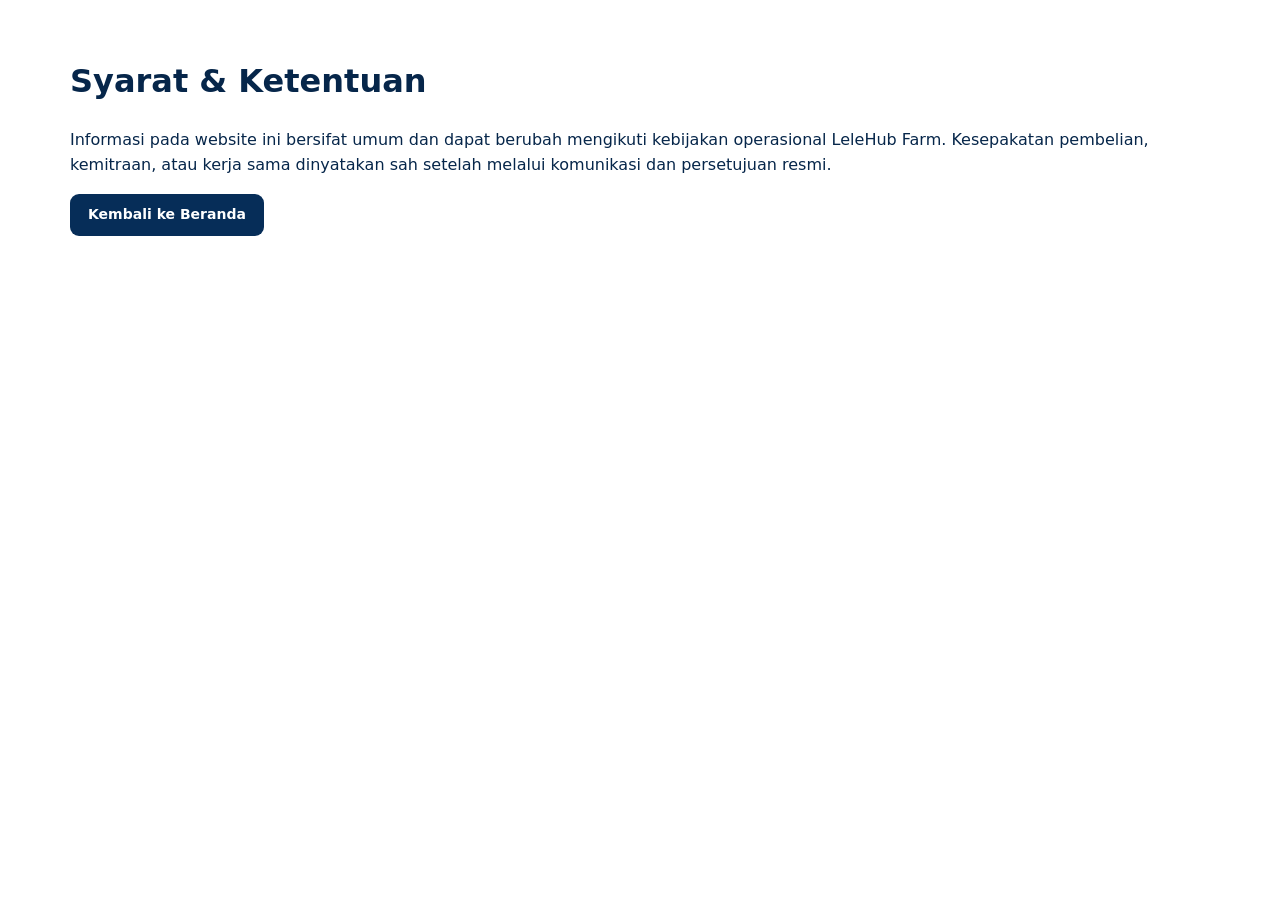
<file: terms.html>
<!doctype html><html lang="id"><head><meta charset="utf-8"><meta name="viewport" content="width=device-width, initial-scale=1"><title>Syarat & Ketentuan | LeleHub Farm</title><link rel="stylesheet" href="assets/css/styles.css"></head><body><main class="section"><div class="container"><h1>Syarat & Ketentuan</h1><p>Informasi pada website ini bersifat umum dan dapat berubah mengikuti kebijakan operasional LeleHub Farm. Kesepakatan pembelian, kemitraan, atau kerja sama dinyatakan sah setelah melalui komunikasi dan persetujuan resmi.</p><p><a class="btn btn-dark" href="index.html">Kembali ke Beranda</a></p></div></main></body></html>
</file>
<file: assets/css/styles.css>
:root{
  --navy:#061d35;
  --navy-2:#082b4f;
  --blue:#096bb8;
  --cyan:#22d7f5;
  --teal:#12cba3;
  --green:#06c985;
  --ink:#06264a;
  --muted:#5d7188;
  --soft:#f4f8fc;
  --line:#dce7f1;
  --white:#ffffff;
  --shadow:0 18px 55px rgba(3,29,56,.13);
  --radius:18px;
  --max:1140px;
}
*{box-sizing:border-box}
html{scroll-behavior:smooth}
body{margin:0;font-family:Inter,ui-sans-serif,system-ui,-apple-system,BlinkMacSystemFont,"Segoe UI",Arial,sans-serif;color:var(--ink);background:#fff;line-height:1.55;text-rendering:optimizeLegibility}
a{color:inherit;text-decoration:none}
img{display:block;max-width:100%}
.container{width:min(var(--max),calc(100% - 48px));margin-inline:auto}
.skip-link{position:absolute;left:-999px;top:8px;background:#fff;color:#000;padding:10px 14px;z-index:1000;border-radius:8px}.skip-link:focus{left:8px}
.header{position:sticky;top:0;z-index:100;background:linear-gradient(90deg,#061d35 0%,#0c2945 100%);box-shadow:0 10px 35px rgba(1,17,34,.18)}
.nav-wrap{height:74px;display:flex;align-items:center;gap:24px}
.brand{display:flex;align-items:center;flex:0 0 auto}.brand img{width:166px;height:auto}
.nav{display:flex;align-items:center;gap:4px;margin-left:auto}.nav-link{font-size:14px;font-weight:760;color:rgba(255,255,255,.88);padding:14px 16px;border-radius:12px;transition:.2s ease}.nav-link:hover,.nav-link.active{background:rgba(255,255,255,.12);color:#fff}
.nav-cta{display:flex;align-items:center;gap:16px;margin-left:8px}.mail-link{display:flex;align-items:center;gap:8px;color:rgba(255,255,255,.86);font-size:14px;font-weight:760;white-space:nowrap}.mail-link svg{width:20px;height:20px}.mail-link svg path{fill:none;stroke:currentColor;stroke-width:2}
.btn{display:inline-flex;align-items:center;justify-content:center;gap:8px;border:0;border-radius:11px;padding:13px 25px;font-weight:800;font-size:14px;cursor:pointer;transition:.2s ease;white-space:nowrap}.btn-primary{background:linear-gradient(135deg,#0ac88a,#18c7e2);color:#fff;box-shadow:0 14px 26px rgba(9,192,151,.22)}.btn-primary:hover{transform:translateY(-1px);box-shadow:0 18px 34px rgba(9,192,151,.28)}.btn-ghost{color:#fff;background:rgba(255,255,255,.05);border:1px solid rgba(255,255,255,.85)}.btn-dark{background:#062d58;color:#fff;padding:10px 18px;border-radius:9px}.btn-sm{padding:11px 20px}.menu-toggle{display:none;background:transparent;border:0;width:42px;height:42px;border-radius:10px;align-items:center;justify-content:center;flex-direction:column;gap:5px}.menu-toggle span{width:22px;height:2px;background:#fff;border-radius:9px}
.hero{position:relative;min-height:560px;background-image:url('../img/hero-bg.jpg');background-size:cover;background-position:center top;overflow:hidden}.hero-overlay{position:absolute;inset:0;background:linear-gradient(90deg,rgba(4,25,49,.95) 0%,rgba(4,25,49,.79) 39%,rgba(4,25,49,.36) 78%,rgba(4,25,49,.16) 100%)}.hero:after{content:"";position:absolute;inset:auto 0 0 0;height:140px;background:linear-gradient(0deg,rgba(4,25,49,.35),transparent)}
.hero-grid{position:relative;z-index:2;display:grid;grid-template-columns:minmax(0,1.06fr) 390px;gap:54px;align-items:center;padding:58px 0 70px}.hero-copy{max-width:640px}.eyebrow{display:inline-flex;align-items:center;border:1px solid rgba(34,215,245,.75);color:#b8fff2;background:rgba(0,108,146,.28);border-radius:999px;padding:7px 14px;text-transform:uppercase;letter-spacing:.07em;font-weight:850;font-size:12px}.hero h1{font-size:clamp(42px,6vw,66px);line-height:1.06;margin:22px 0 20px;color:#fff;letter-spacing:-.055em}.hero h1 strong{display:block;color:#43e2d3;font-weight:900}.hero p{font-size:18px;color:#eff9ff;max-width:570px;margin:0 0 24px}.mini-features{display:flex;flex-wrap:wrap;gap:14px;margin:28px 0 26px}.mini-item{display:grid;grid-template-columns:42px 1fr;column-gap:12px;align-items:center;color:#fff;background:rgba(6,40,73,.62);border:1px solid rgba(255,255,255,.12);backdrop-filter:blur(8px);border-radius:14px;padding:12px 16px;min-width:172px}.mini-item span{grid-row:1/3;width:42px;height:42px;display:grid;place-items:center;border-radius:12px;background:rgba(8,201,169,.18);font-size:20px}.mini-item b{font-size:13px}.mini-item small{display:block;color:#d7e8f5;font-size:12px}.hero-actions{display:flex;gap:18px;flex-wrap:wrap}.hero-card{background:rgba(7,41,77,.86);border:1px solid rgba(64,188,255,.45);border-radius:24px;padding:24px;box-shadow:0 24px 70px rgba(0,14,33,.35);backdrop-filter:blur(10px);align-self:end}.farm-badge{display:flex;align-items:center;justify-content:space-between;gap:20px;margin-bottom:18px}.farm-badge img{width:170px}.farm-badge span{display:inline-flex;align-items:center;gap:8px;color:#85ffd5;border:1px solid rgba(12,203,163,.45);background:rgba(12,203,163,.12);border-radius:999px;font-weight:900;padding:8px 13px;font-size:13px;white-space:nowrap}.farm-badge i{width:10px;height:10px;background:#16f19c;border-radius:50%;box-shadow:0 0 0 7px rgba(22,241,156,.15)}.hero-card-item{display:grid;grid-template-columns:54px 1fr;gap:16px;align-items:center;background:rgba(255,255,255,.08);border:1px solid rgba(255,255,255,.13);border-radius:18px;padding:17px;margin-top:14px}.hero-card-item span{width:54px;height:54px;border-radius:15px;display:grid;place-items:center;background:#145f97;font-size:24px}.hero-card-item b{display:block;color:#fff;font-size:17px}.hero-card-item small{display:block;color:#d9e7f4;font-size:13px;line-height:1.45}
.trust{position:relative;z-index:5;margin-top:-42px}.trust-inner{display:grid;grid-template-columns:repeat(5,1fr);background:#fff;border-radius:14px;box-shadow:var(--shadow);border:1px solid #e4edf6;overflow:hidden}.trust-inner div{display:grid;grid-template-columns:46px 1fr;align-items:center;gap:12px;padding:22px 24px;border-right:1px solid #e4edf6}.trust-inner div:last-child{border-right:0}.trust-inner span{grid-row:1/3;width:42px;height:42px;border-radius:50%;display:grid;place-items:center;background:#eefbff;color:#0387e8;font-size:23px}.trust-inner b{display:block;color:#08335e;font-size:13px}.trust-inner small{display:block;color:#526e88;font-size:12px;margin-top:1px}.section{padding:36px 0}.section-head h2{font-size:30px;line-height:1.1;color:#082d58;margin:0 0 9px;letter-spacing:-.03em}.section-head p{color:#31506d;margin:0}.center{text-align:center}.product-grid{display:grid;grid-template-columns:1fr 1fr;gap:22px;margin:28px auto 0;max-width:970px}.product-card{display:grid;grid-template-columns:1.06fr 1fr;background:#fff;border:1px solid #e2ebf4;border-radius:14px;overflow:hidden;box-shadow:0 10px 32px rgba(5,37,73,.08)}.product-card img{width:100%;height:100%;min-height:214px;object-fit:cover}.product-copy{padding:24px 24px}.product-copy h3{font-size:18px;color:#082d58;margin:0 0 7px}.product-copy p{margin:0 0 16px;color:#405a72;font-size:14px}.product-copy ul{list-style:none;padding:0;margin:0 0 18px;display:grid;gap:8px}.product-copy li{font-size:13px;color:#29475f}.product-copy li:before{content:"✓";color:#00b985;font-weight:900;margin-right:8px}.why{padding-top:14px}.why-grid{display:grid;grid-template-columns:repeat(5,1fr);gap:18px;margin-top:24px}.why-grid article{text-align:center;border:1px solid #e5eef5;background:#fff;border-radius:15px;box-shadow:0 10px 30px rgba(5,38,74,.06);padding:26px 17px}.why-grid span{width:48px;height:48px;border-radius:50%;display:grid;place-items:center;margin:0 auto 13px;color:#05ac93;border:2px solid #14c9ad;font-size:24px;font-weight:900}.why-grid h3{font-size:14px;color:#082d58;margin:0 0 7px}.why-grid p{font-size:12px;line-height:1.45;color:#405a72;margin:0}.gallery-section{padding-top:0;background:linear-gradient(180deg,#fff 0%,#f7fbff 100%)}.gallery-wrap{display:grid;grid-template-columns:42px 1fr 42px;gap:14px;align-items:center;margin-top:24px}.gallery{display:grid;grid-template-columns:repeat(5,1fr);gap:16px;overflow-x:auto;scrollbar-width:none}.gallery::-webkit-scrollbar{display:none}.gallery-item{border:0;padding:0;display:block;background:#fff;border-radius:10px;overflow:hidden;box-shadow:0 10px 26px rgba(4,35,67,.12);cursor:pointer}.gallery-item img{width:100%;aspect-ratio:1.5/1;object-fit:cover;transition:transform .25s ease}.gallery-item:hover img{transform:scale(1.05)}.gallery-arrow{width:42px;height:42px;border-radius:50%;border:1px solid #082d58;background:#fff;color:#082d58;font-size:28px;line-height:1;cursor:pointer;transition:.2s ease}.gallery-arrow:hover{background:#082d58;color:#fff}.partnership{padding:4px 0 26px;background:#f7fbff}.partner-card{background:linear-gradient(100deg,#061e3a 0%,#062a55 62%,#05213d 100%);border-radius:16px;color:#fff;display:grid;grid-template-columns:1.05fr 1.55fr 230px;align-items:center;gap:24px;padding:26px 36px;box-shadow:var(--shadow)}.partner-copy h2{margin:0 0 8px;font-size:28px;line-height:1.1}.partner-copy h2 strong{display:block;color:#2fe1ca}.partner-copy p{margin:0;color:#dbeaf7;font-size:14px}.partner-benefits{display:grid;grid-template-columns:repeat(4,1fr);gap:18px;text-align:center;border-left:1px solid rgba(255,255,255,.18);padding-left:26px}.partner-benefits span{display:block;color:#17d7ff;font-size:28px;margin-bottom:7px}.partner-benefits b{display:block;font-size:12px;line-height:1.25}.partner-actions{display:grid;gap:12px}.email-plain{display:block;text-align:center;color:#fff;font-weight:750;font-size:13px}.footer{background:linear-gradient(90deg,#061d35,#05284b);color:#dcecf8;padding:34px 0 0}.footer-grid{display:grid;grid-template-columns:1.25fr 1fr .7fr 1fr;gap:54px}.footer-logo{width:165px;margin-bottom:14px}.footer p{font-size:13px;color:#dbeaf7;margin:0 0 16px;max-width:320px}.footer h3{color:#fff;font-size:15px;margin:9px 0 16px}.footer-list{list-style:none;padding:0;margin:0;display:grid;gap:10px}.footer-list li,.footer-list a{font-size:13px;color:#dbeaf7}.footer-list a:hover{color:#53e8d7}.check-list li:before{content:"✓";color:#26e3b6;margin-right:8px}.socials{display:flex;align-items:center;gap:8px;flex-wrap:wrap}.socials a{width:28px;height:28px;border-radius:50%;display:grid;place-items:center;background:rgba(255,255,255,.12);font-size:11px;font-weight:900;color:#fff}.socials span{font-size:12px;margin-left:6px}.secure-badge{margin-top:20px;display:grid;grid-template-columns:40px 1fr;gap:10px;align-items:center}.secure-badge span{width:40px;height:40px;border-radius:11px;background:rgba(32,226,183,.14);display:grid;place-items:center;grid-row:1/3}.secure-badge b{font-size:12px;color:#fff}.secure-badge small{font-size:12px;color:#c5d9e9}.footer-bottom{border-top:1px solid rgba(255,255,255,.12);margin-top:28px;padding:18px 0;display:flex;justify-content:space-between;gap:16px;color:#c9deee}.wa-float{position:fixed;right:28px;bottom:28px;z-index:90;width:62px;height:62px;border-radius:50%;display:grid;place-items:center;background:#12ca75;color:#fff;font-size:34px;font-weight:900;box-shadow:0 16px 40px rgba(12,176,106,.35);border:4px solid rgba(255,255,255,.45)}.lightbox{position:fixed;inset:0;background:rgba(0,13,28,.82);display:none;align-items:center;justify-content:center;z-index:200;padding:24px}.lightbox.open{display:flex}.lightbox img{max-width:min(920px,92vw);max-height:82vh;border-radius:16px;box-shadow:0 30px 80px rgba(0,0,0,.4)}.lightbox-close{position:absolute;top:24px;right:28px;width:44px;height:44px;border-radius:50%;border:1px solid rgba(255,255,255,.4);background:rgba(255,255,255,.1);color:#fff;font-size:32px;cursor:pointer}
@media (max-width:1080px){.nav-wrap{gap:14px}.nav-link{padding:12px 10px;font-size:13px}.mail-link span{display:none}.hero-grid{grid-template-columns:1fr 345px;gap:28px}.trust-inner{grid-template-columns:repeat(3,1fr)}.trust-inner div{border-bottom:1px solid #e4edf6}.trust-inner div:nth-child(3){border-right:0}.trust-inner div:nth-child(n+4){border-bottom:0}.why-grid{grid-template-columns:repeat(3,1fr)}.partner-card{grid-template-columns:1fr}.partner-benefits{border-left:0;border-top:1px solid rgba(255,255,255,.18);padding-left:0;padding-top:20px}.partner-actions{grid-template-columns:220px 1fr;align-items:center}.footer-grid{grid-template-columns:1fr 1fr}}
@media (max-width:820px){.container{width:min(100% - 32px,var(--max))}.nav-wrap{height:auto;min-height:70px}.brand img{width:154px}.menu-toggle{display:flex;margin-left:auto}.nav{position:absolute;top:70px;left:16px;right:16px;background:#082b4f;border:1px solid rgba(255,255,255,.12);border-radius:16px;padding:12px;display:none;flex-direction:column;align-items:stretch;box-shadow:0 20px 48px rgba(0,0,0,.28)}.nav.open{display:flex}.nav-link{padding:13px 14px}.nav-cta{display:none}.hero{min-height:auto}.hero-grid{grid-template-columns:1fr;padding:44px 0 82px}.hero-card{max-width:480px}.hero h1{font-size:46px}.trust{margin-top:-54px}.trust-inner{grid-template-columns:1fr 1fr}.trust-inner div{border-right:1px solid #e4edf6!important;border-bottom:1px solid #e4edf6!important}.trust-inner div:nth-child(2n){border-right:0!important}.trust-inner div:last-child{grid-column:1/-1;border-bottom:0!important}.product-grid{grid-template-columns:1fr}.product-card{grid-template-columns:1fr 1fr}.why-grid{grid-template-columns:1fr 1fr}.gallery-wrap{grid-template-columns:1fr}.gallery-arrow{display:none}.gallery{grid-template-columns:repeat(5,220px);padding-bottom:8px}.partner-benefits{grid-template-columns:repeat(2,1fr)}.partner-actions{grid-template-columns:1fr}.footer-grid{grid-template-columns:1fr 1fr}.footer-bottom{flex-direction:column}.wa-float{width:56px;height:56px;right:18px;bottom:18px}}
@media (max-width:560px){.container{width:min(100% - 24px,var(--max))}.hero h1{font-size:38px;letter-spacing:-.04em}.hero p{font-size:16px}.eyebrow{font-size:10px}.mini-features{display:grid}.mini-item{min-width:0}.hero-actions .btn{width:100%}.hero-card{padding:18px;border-radius:18px}.farm-badge{align-items:flex-start}.farm-badge img{width:142px}.farm-badge span{font-size:11px}.hero-card-item{grid-template-columns:46px 1fr;padding:13px}.hero-card-item span{width:46px;height:46px}.trust-inner{grid-template-columns:1fr}.trust-inner div{border-right:0!important}.section{padding:30px 0}.section-head h2{font-size:27px}.product-card{grid-template-columns:1fr}.product-card img{min-height:190px}.why-grid{grid-template-columns:1fr}.partner-card{padding:24px 20px}.partner-benefits{grid-template-columns:1fr 1fr;gap:14px}.footer-grid{grid-template-columns:1fr;gap:24px}.footer-logo{width:150px}.gallery{grid-template-columns:repeat(5,78vw)}}

/* Functional anchor targets and focused sections */
#home,#about,#products,#farm,#gallery,#kemitraan,#mitra,#kontak{scroll-margin-top:92px}
.eyebrow.dark{color:#067d9c;background:#e9fbf8;border-color:#9eeadf}
.partner-form-section{background:linear-gradient(180deg,#f7fbff 0%,#ffffff 100%);padding-top:42px}
.partner-form-grid{display:grid;grid-template-columns:.85fr 1.15fr;gap:28px;align-items:start}
.form-intro{background:#fff;border:1px solid #e1ebf4;border-radius:18px;padding:30px;box-shadow:0 16px 46px rgba(5,38,74,.08)}
.form-intro h2,.contact-card h2{font-size:32px;line-height:1.1;color:#082d58;margin:18px 0 12px;letter-spacing:-.035em}
.form-intro p,.contact-card p{color:#405a72;margin:0;font-size:15px}
.form-points{display:grid;gap:12px;margin-top:24px}
.form-points div{display:grid;grid-template-columns:38px 1fr;align-items:center;gap:12px;background:#f3f9ff;border:1px solid #e1edf7;border-radius:14px;padding:12px}
.form-points b{width:38px;height:38px;border-radius:50%;display:grid;place-items:center;background:linear-gradient(135deg,#0ac88a,#18c7e2);color:#fff}
.form-points span{font-size:13px;color:#173b5d;font-weight:700}
.partner-form{background:#fff;border:1px solid #e1ebf4;border-radius:18px;padding:26px;box-shadow:0 16px 46px rgba(5,38,74,.08)}
.field-row{display:grid;grid-template-columns:1fr 1fr;gap:16px}
.partner-form label{display:grid;gap:8px;color:#082d58;font-size:13px;font-weight:850;margin-bottom:16px}
.partner-form input,.partner-form select,.partner-form textarea{width:100%;border:1px solid #d6e4ef;border-radius:12px;background:#fbfdff;padding:13px 14px;font:inherit;color:#082d58;outline:none;transition:.2s ease}
.partner-form textarea{min-height:116px;resize:vertical}
.partner-form input:focus,.partner-form select:focus,.partner-form textarea:focus{border-color:#13c7d9;box-shadow:0 0 0 4px rgba(19,199,217,.12);background:#fff}
.form-actions{display:flex;gap:13px;flex-wrap:wrap;align-items:center}
.form-status{margin:14px 0 0;color:#047d69;font-weight:800;font-size:13px;min-height:20px}
.contact-section{background:#fff;padding:22px 0 34px}
.contact-card{background:linear-gradient(135deg,#edfaff 0%,#ffffff 52%,#eefcf8 100%);border:1px solid #dfeaf3;border-radius:20px;box-shadow:var(--shadow);padding:30px;display:grid;grid-template-columns:.82fr 1.18fr;gap:28px;align-items:center}
.contact-actions{display:grid;grid-template-columns:repeat(4,1fr);gap:14px}
.contact-tile{display:grid;gap:5px;align-content:center;min-height:122px;background:#fff;border:1px solid #e1ebf4;border-radius:16px;padding:18px;box-shadow:0 10px 30px rgba(5,38,74,.06);transition:.2s ease;text-align:center}
.contact-tile:hover{transform:translateY(-2px);border-color:#33d4e4;box-shadow:0 18px 40px rgba(5,38,74,.11)}
.contact-tile span{font-size:28px}.contact-tile b{color:#082d58;font-size:14px}.contact-tile small{color:#536d85;font-size:12px;word-break:break-word}
@media (max-width:1080px){.contact-actions{grid-template-columns:repeat(2,1fr)}}
@media (max-width:820px){.partner-form-grid,.contact-card{grid-template-columns:1fr}.field-row{grid-template-columns:1fr}.contact-actions{grid-template-columns:1fr 1fr}.form-actions .btn{flex:1}}
@media (max-width:560px){#home,#about,#products,#farm,#gallery,#kemitraan,#mitra,#kontak{scroll-margin-top:82px}.form-intro,.partner-form,.contact-card{padding:20px}.form-intro h2,.contact-card h2{font-size:27px}.contact-actions{grid-template-columns:1fr}.form-actions .btn{width:100%}.brand img{width:168px}.nav{top:72px}}

/* HD brand/image refinement */
.brand img{width:190px;filter:drop-shadow(0 6px 16px rgba(0,0,0,.12))}.footer-logo{width:190px}.farm-badge img{width:184px}
.product-card img[src$="product-feed.png"]{object-fit:contain;background:linear-gradient(135deg,#f7fbff,#ffffff);padding:20px}
.hero{background-position:center center}.gallery-item img,.product-card img{image-rendering:auto}
@media (max-width:820px){.brand img{width:174px}.footer-logo{width:170px}.farm-badge img{width:168px}}
@media (max-width:560px){.brand img{width:168px}.farm-badge img{width:152px}.footer-logo{width:160px}}
</file>
<file: assets/css/resep-lele-fillet.css>
.recipe-page-body{background:linear-gradient(180deg,#f6fbff 0%,#ffffff 22%,#ffffff 100%)}
.recipe-hero{position:relative;background:radial-gradient(circle at top right,rgba(34,215,245,.22),transparent 28%),linear-gradient(105deg,#061d35 0%,#082b4f 55%,#0a385f 100%);overflow:hidden;padding:42px 0 72px}
.recipe-hero:before{content:"";position:absolute;right:-110px;top:-110px;width:340px;height:340px;border-radius:50%;background:radial-gradient(circle,rgba(18,203,163,.18),transparent 65%)}
.recipe-hero-overlay{position:absolute;inset:0;background:linear-gradient(180deg,rgba(255,255,255,.04) 0%,rgba(255,255,255,0) 100%)}
.recipe-hero-grid{position:relative;z-index:2;display:grid;grid-template-columns:minmax(0,1.05fr) 390px;gap:30px;align-items:center}
.recipe-hero-copy h1{font-size:clamp(38px,5.8vw,62px);line-height:1.06;margin:18px 0;color:#fff;letter-spacing:-.048em}
.recipe-hero-copy h1 strong{display:block;color:#4ae7d7}
.recipe-hero-copy p{max-width:640px;color:#e4f0fa;font-size:17px;margin:0 0 24px}
.recipe-mini-stats{display:grid;grid-template-columns:repeat(3,1fr);gap:14px;margin-top:28px}
.recipe-stat{background:rgba(255,255,255,.08);border:1px solid rgba(255,255,255,.12);backdrop-filter:blur(10px);border-radius:16px;padding:16px}
.recipe-stat b{display:block;color:#fff;font-size:24px;line-height:1;margin-bottom:8px}
.recipe-stat span{color:#dcecf8;font-size:13px;display:block}
.recipe-spotlight-card{background:#fff;border-radius:24px;box-shadow:0 24px 70px rgba(0,14,33,.28);overflow:hidden;border:1px solid rgba(255,255,255,.36)}
.recipe-spotlight-top{display:flex;align-items:center;justify-content:space-between;gap:12px;padding:18px 20px;background:linear-gradient(90deg,#edfaff,#f5fffd)}
.spotlight-pill,.spotlight-time{display:inline-flex;align-items:center;border-radius:999px;font-size:12px;font-weight:800;padding:8px 12px}
.spotlight-pill{background:#082d58;color:#fff}
.spotlight-time{background:#dff9f2;color:#046957}
.recipe-spotlight-card img{width:100%;height:220px;object-fit:cover}
.recipe-spotlight-copy{padding:20px 22px 22px}
.recipe-spotlight-copy h2{margin:0 0 10px;color:#082d58;font-size:24px;line-height:1.1}
.recipe-spotlight-copy p{margin:0 0 16px;color:#486278;font-size:14px}
.recipe-spotlight-copy ul{list-style:none;padding:0;margin:0;display:grid;gap:10px}
.recipe-spotlight-copy li{color:#27455e;font-size:13px}
.recipe-spotlight-copy li:before{content:"✓";font-weight:900;color:#07b882;margin-right:8px}
.recipe-trust{margin-top:-32px}
.recipe-section{padding-top:40px}
.recipe-carousel-shell{position:relative;display:grid;grid-template-columns:56px minmax(0,1fr) 56px;gap:18px;align-items:center;margin-top:28px}
.recipe-carousel{display:flex;gap:20px;overflow-x:auto;scroll-snap-type:x mandatory;scroll-behavior:smooth;padding:4px 4px 10px;scrollbar-width:none}
.recipe-carousel::-webkit-scrollbar{display:none}
.recipe-slide{min-width:100%;scroll-snap-align:start;display:grid;grid-template-columns:340px minmax(0,1fr);gap:0;background:#fff;border:1px solid #dde8f1;border-radius:24px;box-shadow:0 18px 48px rgba(5,37,73,.08);overflow:hidden}
.recipe-slide-media{position:relative;min-height:100%;padding:22px;background:linear-gradient(160deg,#0d4874,#0dc69c)}
.recipe-slide-media img{width:100%;height:100%;min-height:420px;object-fit:cover;border-radius:18px;box-shadow:0 16px 42px rgba(6,29,53,.22)}
.gradient-a{background:linear-gradient(160deg,#0e6591,#13c09c)}
.gradient-b{background:linear-gradient(160deg,#0d4f8f,#22bfe8)}
.gradient-c{background:linear-gradient(160deg,#05385d,#09cba2)}
.gradient-d{background:linear-gradient(160deg,#083b68,#136faf)}
.gradient-e{background:linear-gradient(160deg,#06345b,#11b78c)}
.gradient-f{background:linear-gradient(160deg,#0a4d7c,#13ca98)}
.recipe-badge{position:absolute;top:18px;left:18px;z-index:2;background:rgba(255,255,255,.94);color:#082d58;font-size:12px;font-weight:850;padding:9px 12px;border-radius:999px;box-shadow:0 10px 25px rgba(5,38,74,.12)}
.recipe-slide-copy{padding:26px 28px}
.recipe-meta{display:flex;gap:10px;flex-wrap:wrap;margin-bottom:12px}
.recipe-meta span{font-size:12px;font-weight:760;color:#0c496e;background:#edf8ff;border:1px solid #d7ebf8;border-radius:999px;padding:8px 12px}
.recipe-slide-copy h3{margin:0 0 10px;color:#082d58;font-size:30px;line-height:1.12;letter-spacing:-.03em}
.recipe-desc{margin:0 0 18px;color:#496379;font-size:15px}
.recipe-columns{display:grid;grid-template-columns:1fr 1fr;gap:22px}
.recipe-columns h4{margin:0 0 12px;color:#082d58;font-size:16px}
.recipe-columns ul,.recipe-columns ol{margin:0;padding-left:18px;color:#284760;font-size:14px;display:grid;gap:10px}
.recipe-columns ol{padding-left:20px}
.recipe-carousel-btn{width:56px;height:56px;border-radius:50%;border:1px solid #092f57;background:#fff;color:#092f57;font-size:34px;line-height:1;cursor:pointer;box-shadow:0 10px 30px rgba(5,38,74,.08);transition:.2s ease}
.recipe-carousel-btn:hover{background:#082d58;color:#fff;transform:translateY(-2px)}
.recipe-dots{display:flex;justify-content:center;gap:10px;flex-wrap:wrap;margin-top:22px}
.recipe-dot{width:12px;height:12px;border-radius:50%;border:0;background:#c6d9e7;cursor:pointer;transition:.2s ease}
.recipe-dot.active{width:34px;border-radius:999px;background:linear-gradient(90deg,#0ac88a,#18c7e2)}
.survey-section{background:linear-gradient(180deg,#f7fbff 0%,#ffffff 100%)}
.survey-grid{display:grid;grid-template-columns:.86fr 1.14fr;gap:28px;align-items:start}
.survey-intro{background:#fff;border:1px solid #e1ebf4;border-radius:22px;padding:30px;box-shadow:0 16px 46px rgba(5,38,74,.08)}
.survey-intro h2{font-size:32px;line-height:1.08;color:#082d58;margin:18px 0 12px;letter-spacing:-.035em}
.survey-intro p{color:#405a72;margin:0;font-size:15px}
.survey-benefits{display:grid;gap:14px;margin-top:24px}
.survey-benefits div{display:grid;grid-template-columns:48px 1fr;gap:12px;align-items:center;padding:13px;background:#f3f9ff;border:1px solid #e1edf7;border-radius:14px}
.survey-benefits b{width:48px;height:48px;border-radius:14px;display:grid;place-items:center;background:linear-gradient(135deg,#0ac88a,#18c7e2);color:#fff;font-size:14px}
.survey-benefits span{color:#173b5d;font-size:14px;font-weight:700}
.survey-card{background:#fff;border:1px solid #e1ebf4;border-radius:22px;padding:26px;box-shadow:0 16px 46px rgba(5,38,74,.08)}
.survey-form label{display:grid;gap:8px;color:#082d58;font-size:13px;font-weight:850;margin-bottom:16px}
.survey-form input,.survey-form textarea{width:100%;border:1px solid #d6e4ef;border-radius:14px;background:#fbfdff;padding:14px 15px;font:inherit;color:#082d58;outline:none;transition:.2s ease}
.survey-form textarea{min-height:118px;resize:vertical}
.survey-form input:focus,.survey-form textarea:focus{border-color:#13c7d9;box-shadow:0 0 0 4px rgba(19,199,217,.12);background:#fff}
.rating-fieldset{border:1px solid #dbe8f2;border-radius:18px;padding:16px 18px 18px;margin:0 0 16px;background:linear-gradient(135deg,#f8fcff 0%,#f2fdfa 100%)}
.rating-fieldset legend{padding:0 8px;color:#082d58;font-size:13px;font-weight:850}
.star-rating{display:flex;flex-direction:row-reverse;justify-content:flex-end;gap:8px}
.star-rating input{position:absolute;opacity:0;pointer-events:none}
.star-rating label{margin:0;font-size:38px;line-height:1;color:#c8d4df;cursor:pointer;transition:.2s ease}
.star-rating label:hover,.star-rating label:hover ~ label,.star-rating input:checked ~ label{color:#ffbf2e;transform:scale(1.04)}
.rating-help{display:block;margin-top:8px;color:#536d85;font-size:12px}
.survey-actions{margin-top:8px}
.survey-status{margin-top:14px;min-height:20px}

.survey-disclosure{position:relative;padding:18px 18px 18px 54px!important;background:linear-gradient(135deg,#effcf8 0%,#f5fbff 100%);border:1px solid #ccebe4;border-radius:16px;color:#244b5a!important;line-height:1.65}
.survey-disclosure:before{content:"🔒";position:absolute;left:18px;top:18px;width:26px;height:26px;display:grid;place-items:center;font-size:20px}
.survey-disclosure strong{color:#075c55}
@media (max-width:1180px){.recipe-slide{grid-template-columns:300px minmax(0,1fr)}.recipe-hero-grid{grid-template-columns:1fr 350px}.recipe-mini-stats{grid-template-columns:1fr}.survey-grid{grid-template-columns:1fr}.recipe-columns{grid-template-columns:1fr}}
@media (max-width:920px){.recipe-hero-grid{grid-template-columns:1fr}.recipe-spotlight-card{max-width:520px}.recipe-carousel-shell{grid-template-columns:1fr}.recipe-carousel-btn{display:none}.recipe-slide{grid-template-columns:1fr}.recipe-slide-media img{min-height:260px}.recipe-slide-copy h3{font-size:26px}}
@media (max-width:560px){.recipe-hero{padding:34px 0 62px}.recipe-hero-copy h1{font-size:38px}.recipe-mini-stats{grid-template-columns:1fr}.recipe-section{padding-top:32px}.recipe-slide-copy{padding:20px}.recipe-spotlight-copy{padding:18px}.recipe-spotlight-copy h2,.survey-intro h2{font-size:27px}.recipe-meta span{font-size:11px}.star-rating label{font-size:34px}.survey-intro,.survey-card{padding:20px}.recipe-carousel{padding-bottom:6px}}
.survey-hp{position:absolute!important;left:-10000px!important;width:1px!important;height:1px!important;overflow:hidden!important;opacity:0!important;pointer-events:none!important}
.survey-form button:disabled{opacity:.65;cursor:not-allowed;transform:none!important}

/* Survey field validation */
.field-help{display:block;margin-top:-2px;color:#6c8296;font-size:11px;font-weight:600;line-height:1.35}
.field-error{display:none;color:#b42318;font-size:11px;font-weight:750;line-height:1.35;min-height:15px}
.field-error.show{display:block}
.survey-form input.is-invalid{border-color:#d92d20;background:#fff8f7;box-shadow:0 0 0 4px rgba(217,45,32,.08)}
.survey-form input.is-valid{border-color:#12b886;background:#fbfffd}
</file>
